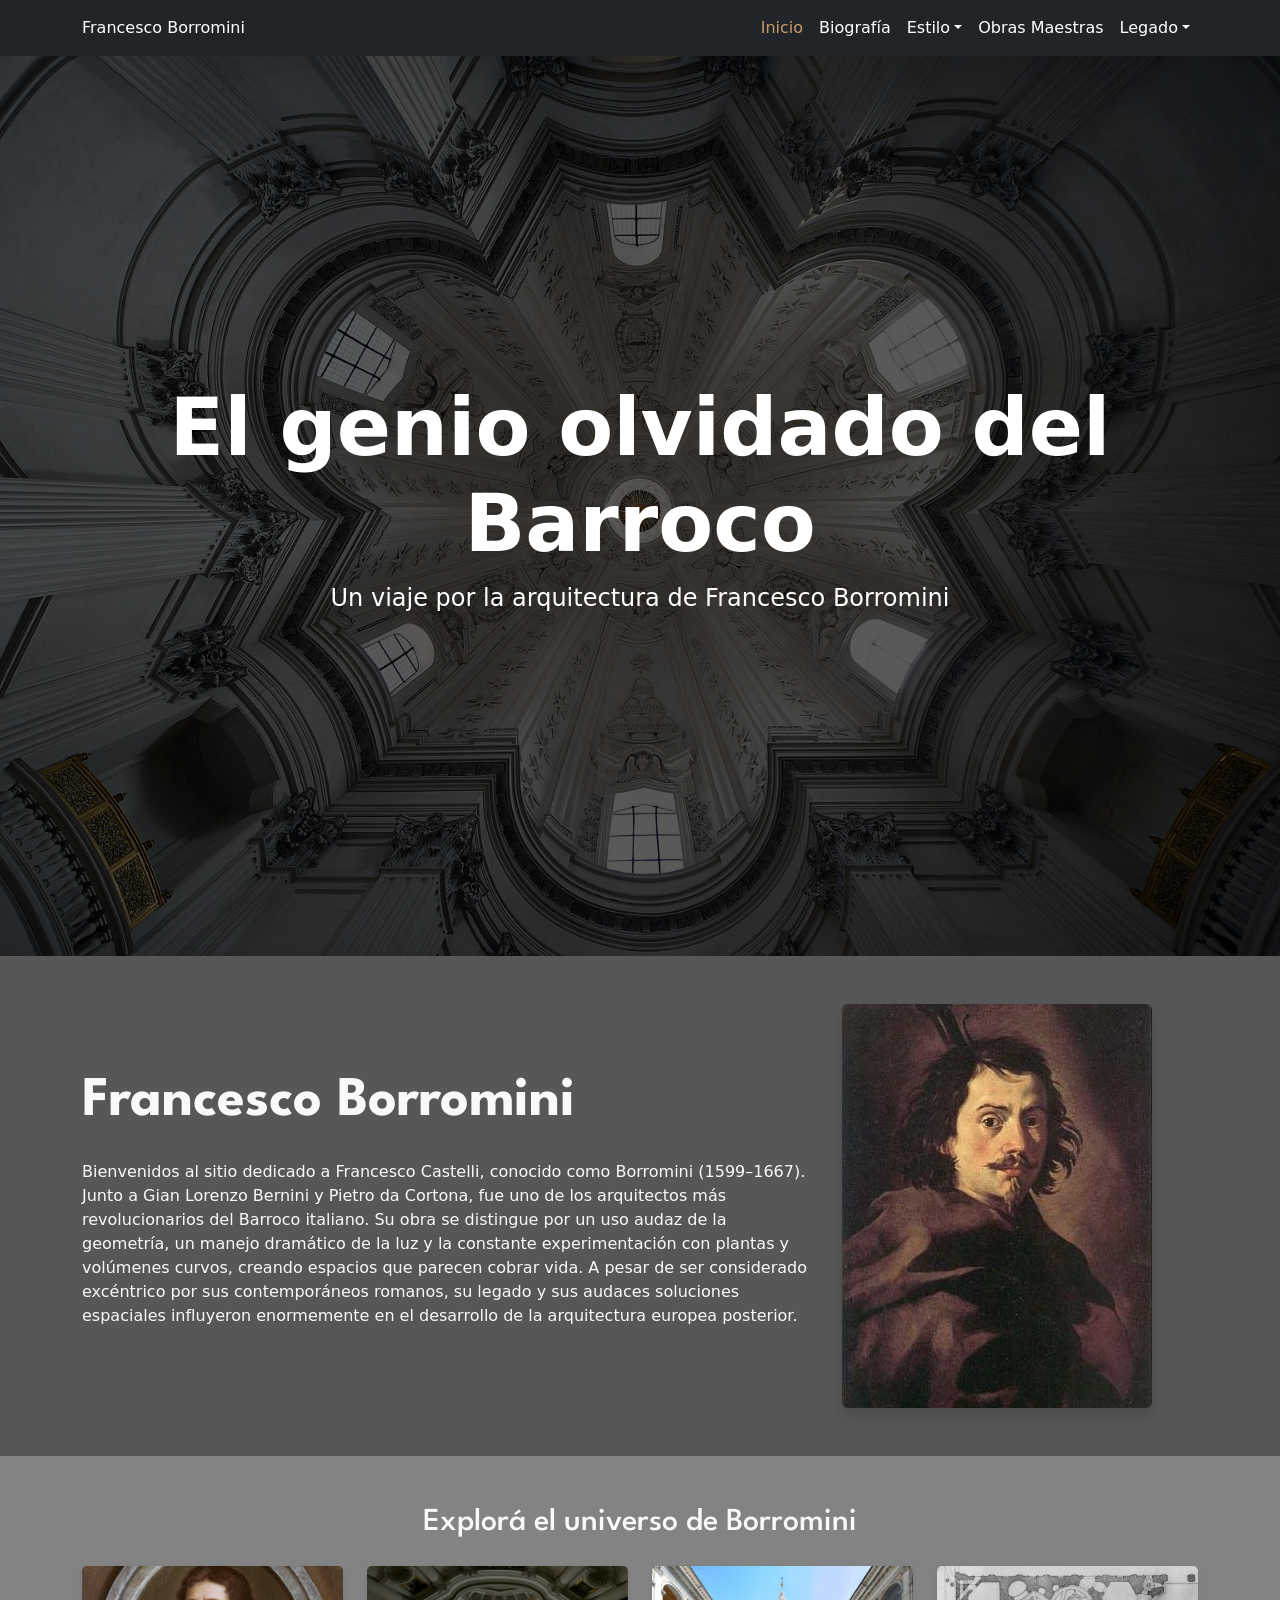
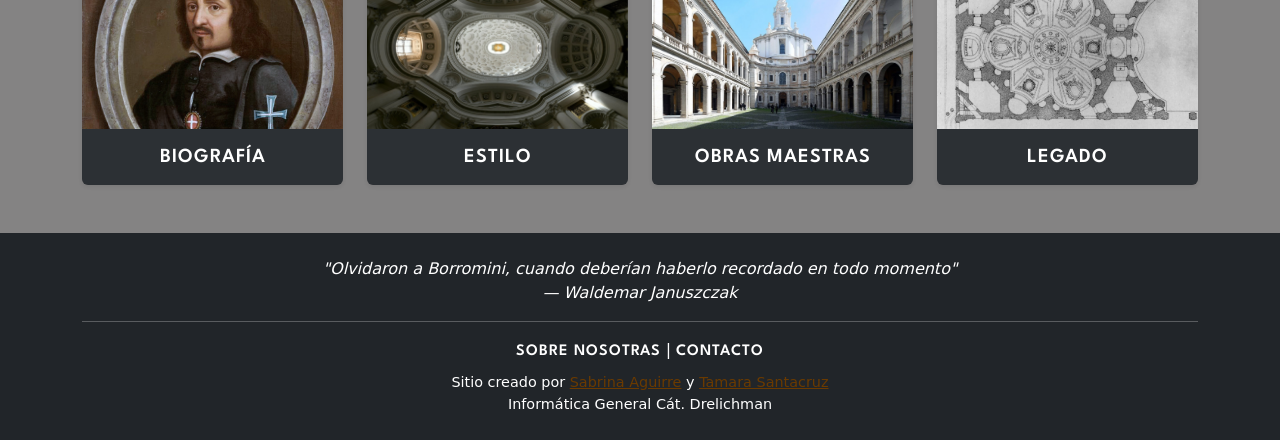
<file: index.html>
<!DOCTYPE html>
<html lang="es">
<head>
    <meta charset="UTF-8">
    <meta name="viewport" content="width=device-width, initial-scale=1.0">
    <title>Francesco Borromini</title>
    <link href="https://cdn.jsdelivr.net/npm/bootstrap@5.3.8/dist/css/bootstrap.min.css" rel="stylesheet" integrity="sha384-sRIl4kxILFvY47J16cr9ZwB07vP4J8+LH7qKQnuqkuIAvNWLzeN8tE5YBujZqJLB" crossorigin="anonymous">
    <link href="css/estilos.css" rel="stylesheet">
    <link rel="preconnect" href="https://fonts.googleapis.com">
    <link rel="preconnect" href="https://fonts.gstatic.com" crossorigin>
    <link href="https://fonts.googleapis.com/css2?family=Abel&family=Barlow:ital,wght@0,100;0,200;0,300;0,400;0,500;0,600;0,700;0,800;0,900;1,100;1,200;1,300;1,400;1,500;1,600;1,700;1,800;1,900&family=Bebas+Neue&family=Caprasimo&family=Glegoo:wght@400;700&family=Lavishly+Yours&family=League+Spartan:wght@100..900&family=Mulish:ital,wght@0,200..1000;1,200..1000&family=Special+Gothic+Expanded+One&family=Ubuntu:ital,wght@0,300;0,400;0,500;0,700;1,300;1,400;1,500;1,700&display=swap" rel="stylesheet">
</head>
<body>
    
    <header>
        <nav class="navbar navbar-expand-lg navbar-dark bg-dark">
            <div class="container"> 
                <a class="navbar-brand text-wrap text-break fs-6 fs-md-3" href="index.html">
                    Francesco Borromini
                </a>
                <button class="navbar-toggler" type="button" data-bs-toggle="collapse" data-bs-target="#navbarNav" aria-controls="navbarNav" aria-expanded="false" aria-label="Toggle navigation">
                    <span class="navbar-toggler-icon"></span>
                </button>

                <div class="collapse navbar-collapse" id="navbarNav">
                    <ul class="navbar-nav ms-auto">
                        <li class="nav-item"><a class="nav-link active" href="index.html">Inicio</a></li>

                        <li class="nav-item"><a class="nav-link" href="biografia.html">Biografía</a></li>

                        <li class="nav-item dropdown">
                            <a class="nav-link dropdown-toggle" href="#" id="estiloDropdown" role="button" data-bs-toggle="dropdown" aria-expanded="false">Estilo</a>
                            <ul class="dropdown-menu dropdown-menu-dark" aria-labelledby="estiloDropdown">
                                <li><a class="dropdown-item dropdown-item-special" href="estilo.html">Ver Estilo</a></li>
                                <li><hr class="dropdown-divider"></li>
                                <li><a class="dropdown-item" href="analisis.html">Análisis</a></li>
                            </ul>
                        </li>

                        <li class="nav-item"><a class="nav-link" href="obras.html">Obras Maestras</a></li>

                        <li class="nav-item dropdown">
                            <a class="nav-link dropdown-toggle" href="#" id="legadoDropdown" role="button" data-bs-toggle="dropdown" aria-expanded="false">Legado</a>
                            <ul class="dropdown-menu dropdown-menu-dark" aria-labelledby="legadoDropdown">
                                <li><a class="dropdown-item dropdown-item-special" href="legado.html">Ver Legado</a></li>
                                <li><hr class="dropdown-divider"></li>
                                <li><a class="dropdown-item" href="contexto.html">Contexto del Barroco</a></li>
                            </ul>
                        </li>

                    </ul>
                </div>
            </div>
        </nav>
    </header>

    <main>
        <section id="banner-borromini" class="d-flex align-items-center text-center text-white">
            <div class="container">
                <h1 class="display-1 fw-bold">El genio olvidado del Barroco</h1>
                <p class="lead fs-4">Un viaje por la arquitectura de Francesco Borromini</p>
            </div>
        </section>

        <div class="bg-gris-oscuro text-light py-4">
            <div class="container py-4">
                <section id="introduccion">
                    <div class="row align-items-center g-4">
                        <div class="col-md-8">
                            <h2 class="display-4 mb-4">Francesco Borromini</h2>
                            <p>Bienvenidos al sitio dedicado a Francesco Castelli, conocido como Borromini (1599–1667). Junto a Gian Lorenzo Bernini y Pietro da Cortona, fue uno de los arquitectos más revolucionarios del Barroco italiano. Su obra se distingue por un uso audaz de la geometría, un manejo dramático de la luz y la constante experimentación con plantas y volúmenes curvos, creando espacios que parecen cobrar vida. A pesar de ser considerado excéntrico por sus contemporáneos romanos, su legado y sus audaces soluciones espaciales influyeron enormemente en el desarrollo de la arquitectura europea posterior.</p>                        
                        </div>
                        <div class="col-md-4">
                            <img src="img/borromini.jpg" alt="Retrato de Borromini" class="img-fluid rounded shadow">
                        </div>
                    </div>
                </section>
            </div>
        </div>
        
        <div class="bg-gris-claro py-4">
            <div class="container py-4">
                <section id="destacados">
                    <h2 class="text-light text-center mb-4">Explorá el universo de Borromini</h2>
                    
                    <div class="row row-cols-1 row-cols-md-2 row-cols-lg-4 g-4">
                        
                        <div class="col">
                            <a href="biografia.html" class="card-link-hover text-decoration-none text-dark">
                                <div class="card h-100 shadow-sm border-0">
                                    <div class="card-img-container">
                                        <img src="img/biografia-1.jpg" class="card-img-top" alt="Retrato de Francesco Borromini">
                                        <div class="card-hover-overlay">
                                            <p class="overlay-text small p-3">
                                                Descubrí sus orígenes, su llegada a Roma y su compleja personalidad
                                            </p>
                                        </div>
                                    </div>
                                    <div class="card-body text-center">
                                        <h5 class="card-title mb-0">BIOGRAFÍA</h5>
                                    </div>
                                </div>
                            </a>
                        </div>
                        
                        <div class="col">
                             <a href="estilo.html" class="card-link-hover text-decoration-none text-dark">
                                <div class="card h-100 shadow-sm border-0">
                                    <div class="card-img-container">
                                        <img src="img/estilo-2.jpg" class="card-img-top" alt="Cúpula de San Carlo alle Quattro Fontane">
                                        <div class="card-hover-overlay">
                                            <p class="overlay-text small p-3">
                                                Aprendé sobre su uso de la luz, los materiales modestos y sus influencias
                                            </p>
                                        </div>
                                    </div>
                                    <div class="card-body text-center">
                                        <h5 class="card-title mb-0">ESTILO</h5>
                                    </div>
                                </div>
                            </a>
                        </div>

                        <div class="col">
                             <a href="obras.html" class="card-link-hover text-decoration-none text-dark">
                                <div class="card h-100 shadow-sm border-0">
                                    <div class="card-img-container">
                                        <img src="img/obras-3.jpg" class="card-img-top" alt="Sant'Ivo alla Sapienza">
                                        <div class="card-hover-overlay">
                                            <p class="overlay-text small p-3">
                                                Explorá la galería interactiva de sus creaciones más icónicas y revolucionarias
                                            </p>
                                        </div>
                                    </div>
                                    <div class="card-body text-center">
                                        <h5 class="card-title mb-0">OBRAS MAESTRAS</h5>
                                    </div>
                                </div>
                            </a>
                        </div>

                        <div class="col">
                             <a href="legado.html" class="card-link-hover text-decoration-none text-dark">
                                <div class="card h-100 shadow-sm border-0">
                                    <div class="card-img-container">
                                        <img src="img/legado-4.jpg" class="card-img-top" alt="Plano hecho por Borromini">
                                        <div class="card-hover-overlay">
                                            <p class="overlay-text small p-3">
                                                Sumergite en su rivalidad con Bernini, su teoría y su impacto en la arquitectura
                                            </p>
                                        </div>
                                    </div>
                                    <div class="card-body text-center">
                                        <h5 class="card-title mb-0">LEGADO</h5>
                                    </div>
                                </div>
                            </a>
                        </div>
                    </div>
                </section>
            </div>
        </div>

    </main>

    <footer class="bg-dark text-white text-center py-4">
        <div class="container">
            <div>
                <p class="fst-italic">
                    "Olvidaron a Borromini, cuando deberían haberlo recordado en todo momento"<br>
                    — Waldemar Januszczak
                </p>
            </div>
            <hr>
            
            <div>
                <p class="mb-2">
                    <a href="autoras.html" class="text-white text-decoration-none footer-nav-link">Sobre nosotras</a> | <a href="formulario.html" class="text-white text-decoration-none footer-nav-link">Contacto</a>
                </p>
            </div>

            <div>
                <p class="mb-0 footer-autoras">Sitio creado por
                    <a href="mailto:th.aguirre1226@gmail.com" target="_blank">Sabrina Aguirre</a> y 
                    <a href="mailto:santacruzmelany83@gmail.com" target="_blank">Tamara Santacruz</a>
                    <br>
                    Informática General Cát. Drelichman
                </p>
            </div>
        </div>
    </footer>

    <script src="https://cdn.jsdelivr.net/npm/bootstrap@5.3.8/dist/js/bootstrap.bundle.min.js" integrity="sha384-FKyoEForCGlyvwx9Hj09JcYn3nv7wiPVlz7YYwJrWVcXK/BmnVDxM+D2scQbITxI" crossorigin="anonymous"></script>

</body>
</html>
</file>
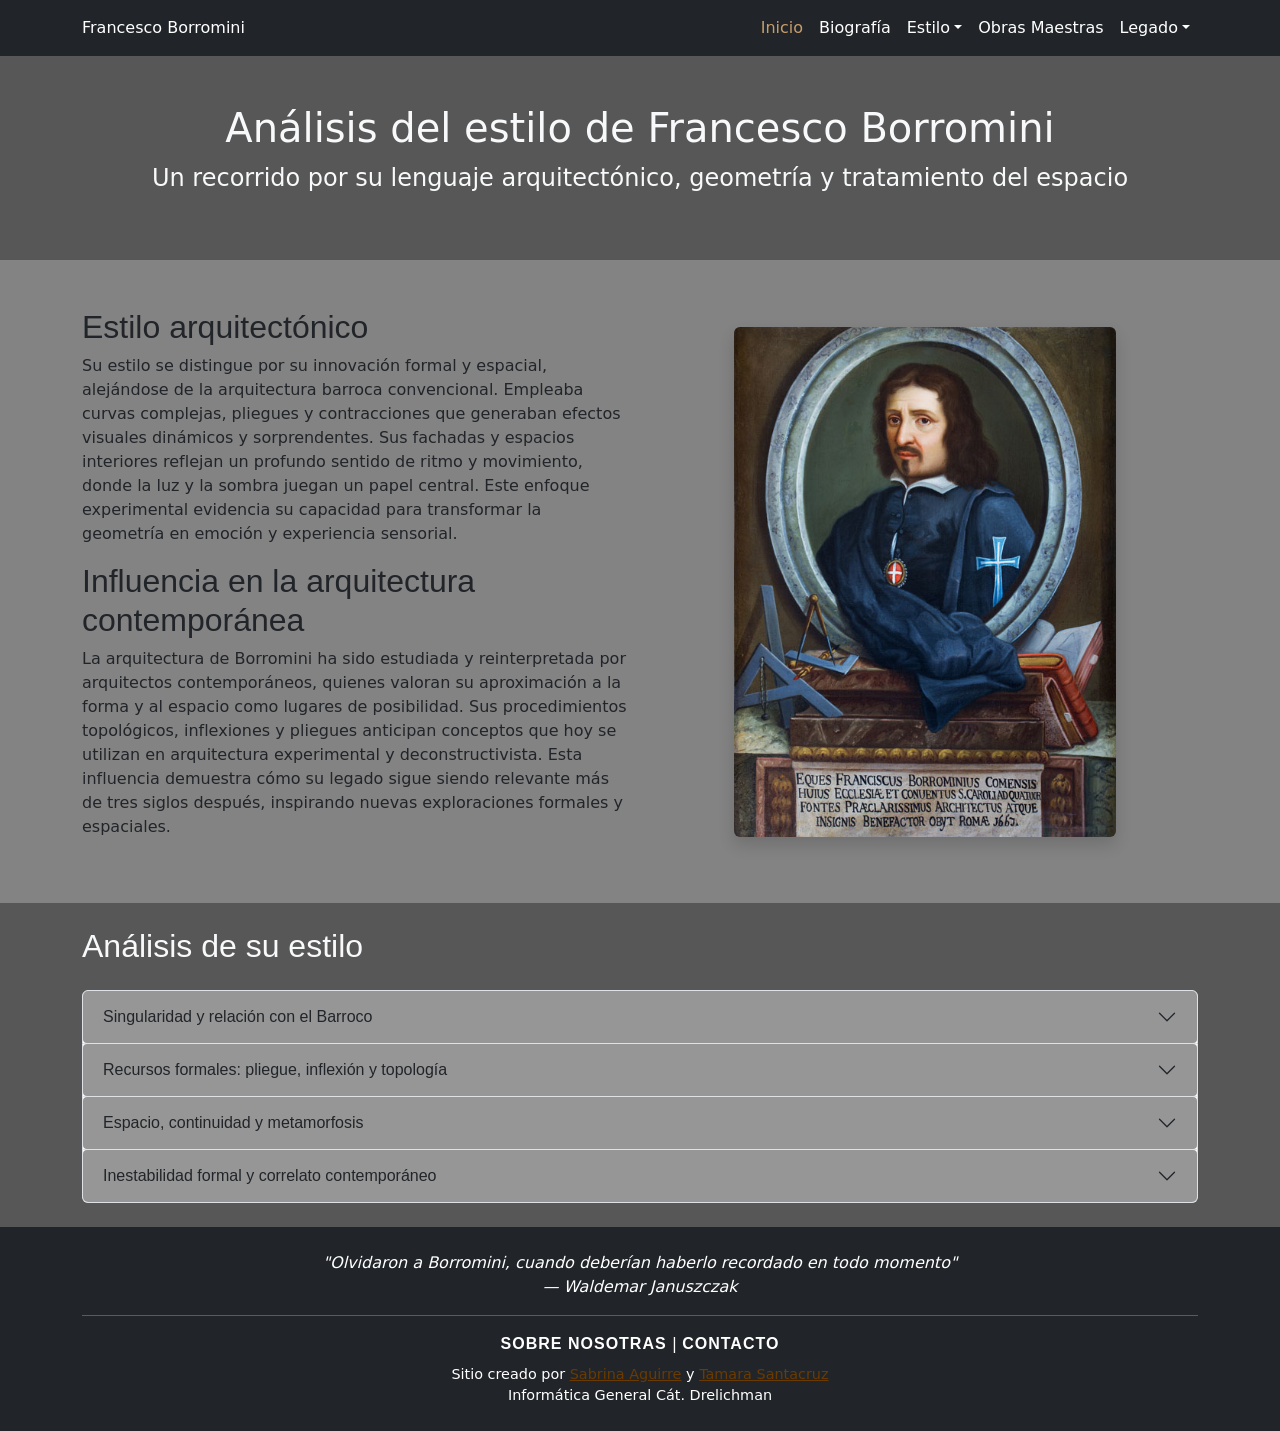
<file: analisis.html>
<!DOCTYPE html>
<html lang="es">
<head>
    <meta charset="UTF-8">
    <meta name="viewport" content="width=device-width, initial-scale=1.0">
    <title>Análisis de Borromini</title>
    <link href="https://cdn.jsdelivr.net/npm/bootstrap@5.3.8/dist/css/bootstrap.min.css" rel="stylesheet">
    <link href="css/estilos.css" rel="stylesheet">
</head>
<body>

<header>
        <nav class="navbar navbar-expand-lg navbar-dark bg-dark">
            <div class="container"> 
                <a class="navbar-brand text-wrap text-break fs-6 fs-md-3" href="index.html">
                    Francesco Borromini
                </a>
                <button class="navbar-toggler" type="button" data-bs-toggle="collapse" data-bs-target="#navbarNav" aria-controls="navbarNav" aria-expanded="false" aria-label="Toggle navigation">
                    <span class="navbar-toggler-icon"></span>
                </button>

                <div class="collapse navbar-collapse" id="navbarNav">
                    <ul class="navbar-nav ms-auto">
                        <li class="nav-item"><a class="nav-link active" href="index.html">Inicio</a></li>

                        <li class="nav-item"><a class="nav-link" href="biografia.html">Biografía</a></li>

                        <li class="nav-item dropdown">
                            <a class="nav-link dropdown-toggle" href="#" id="estiloDropdown" role="button" data-bs-toggle="dropdown" aria-expanded="false">Estilo</a>
                            <ul class="dropdown-menu dropdown-menu-dark" aria-labelledby="estiloDropdown">
                                <li><a class="dropdown-item dropdown-item-special" href="estilo.html">Ver Estilo</a></li>
                                <li><hr class="dropdown-divider"></li>
                                <li><a class="dropdown-item" href="analisis.html">Análisis</a></li>
                            </ul>
                        </li>

                        <li class="nav-item"><a class="nav-link" href="obras.html">Obras Maestras</a></li>

                        <li class="nav-item dropdown">
                            <a class="nav-link dropdown-toggle" href="#" id="legadoDropdown" role="button" data-bs-toggle="dropdown" aria-expanded="false">Legado</a>
                            <ul class="dropdown-menu dropdown-menu-dark" aria-labelledby="legadoDropdown">
                                <li><a class="dropdown-item dropdown-item-special" href="legado.html">Ver Legado</a></li>
                                <li><hr class="dropdown-divider"></li>
                                <li><a class="dropdown-item" href="contexto.html">Contexto del Barroco</a></li>
                            </ul>
                        </li>

                    </ul>
                </div>
            </div>
        </nav>
    </header>

    <main>
        <!-- Introducción -->
        <div class="bg-gris-oscuro text-light py-5">
            <div class="container text-center">
                <h1>Análisis del estilo de Francesco Borromini</h1>
                <p class="lead fs-4">Un recorrido por su lenguaje arquitectónico, geometría y tratamiento del espacio</p>
            </div>
        </div>

        <!-- Orígenes y formación -->
        <div class="bg-gris-claro text-dark py-5">
            <div class="container">
                <div class="row align-items-center g-4">
                    <div class="col-md-6">
                        <h2>Estilo arquitectónico</h2>
                        <p>Su estilo se distingue por su innovación formal y espacial, alejándose de la arquitectura barroca convencional. Empleaba curvas complejas, pliegues y contracciones que generaban efectos visuales dinámicos y sorprendentes. Sus fachadas y espacios interiores reflejan un profundo sentido de ritmo y movimiento, donde la luz y la sombra juegan un papel central. Este enfoque experimental evidencia su capacidad para transformar la geometría en emoción y experiencia sensorial.</p>

                        <h2>Influencia en la arquitectura contemporánea</h2>
                        <p>La arquitectura de Borromini ha sido estudiada y reinterpretada por arquitectos contemporáneos, quienes valoran su aproximación a la forma y al espacio como lugares de posibilidad. Sus procedimientos topológicos, inflexiones y pliegues anticipan conceptos que hoy se utilizan en arquitectura experimental y deconstructivista. Esta influencia demuestra cómo su legado sigue siendo relevante más de tres siglos después, inspirando nuevas exploraciones formales y espaciales.</p>
                    </div>

                    <div class="col-md-6">
                        <img src="img/borromini-retrato-espejo.jpg" alt="Retrato de Borromini frente a un espejo" class="img-fluid rounded shadow img-escala-estilo">
                    </div>
                </div>
            </div>
        </div>

        <!-- Análisis profundo en acordeones -->
        <div class="bg-gris-oscuro text-light py-4">
            <div class="container">
                <h2 class="mb-4">Análisis de su estilo</h2>

                <div class="accordion" id="acordeonAnalisis">
                    <div class="accordion-item">
                        <h2 class="accordion-header" id="headingUno">
                            <button class="accordion-button collapsed" type="button" data-bs-toggle="collapse" data-bs-target="#collapseUno" aria-expanded="false" aria-controls="collapseUno">
                                Singularidad y relación con el Barroco
                            </button>
                        </h2>
                        <div id="collapseUno" class="accordion-collapse collapse" aria-labelledby="headingUno" data-bs-parent="#acordeonAnalisis">
                            <div class="accordion-body">
                                El trabajo de Borromini es sin duda singular en relación con el resto de la arquitectura barroca romana de mediados del siglo XVII, pues se aleja en sus planteamientos de otras grandes figuras contemporáneas a él. Sin embargo, resulta ser especialmente relevante en relación con el sentido que adquieren algunas categorías formales en su arquitectura, que sorprendentemente, se dejan pensar de la misma manera que en muchas obras de arquitectura contemporánea.
                            </div>
                        </div>
                    </div>

                    <div class="accordion-item">
                        <h2 class="accordion-header" id="headingDos">
                            <button class="accordion-button collapsed" type="button" data-bs-toggle="collapse" data-bs-target="#collapseDos" aria-expanded="false" aria-controls="collapseDos">
                                Recursos formales: pliegue, inflexión y topología
                            </button>
                        </h2>
                        <div id="collapseDos" class="accordion-collapse collapse" aria-labelledby="headingDos" data-bs-parent="#acordeonAnalisis">
                            <div class="accordion-body">
                                A través del uso del pliegue, la inflexión, lo topológico o lo in-forme, descubrimos en la arquitectura de Borromini una cierta negación a determinarse en una apariencia formal concreta. Los principios que rigen la forma, es decir, su estatuto, comparten un mismo sentido con muchas obras de arquitectura contemporánea, extendiendo el modo de comprensión del espacio a nuevas maneras de exploración de la forma.
                            </div>
                        </div>
                    </div>

                    <div class="accordion-item">
                        <h2 class="accordion-header" id="headingTres">
                            <button class="accordion-button collapsed" type="button" data-bs-toggle="collapse" data-bs-target="#collapseTres" aria-expanded="false" aria-controls="collapseTres">
                                Espacio, continuidad y metamorfosis
                            </button>
                        </h2>
                        <div id="collapseTres" class="accordion-collapse collapse" aria-labelledby="headingTres" data-bs-parent="#acordeonAnalisis">
                            <div class="accordion-body">
                                Estos rasgos característicos apuntan a una comprensión del espacio como lugar de posibilidad; el uso de inflexión, expresión de continuidad, procedimiento metamórfico, enmascaramiento de lo tectónico y el estatuto de la envolvente como lugar privilegiado de expresión. Señalan no tanto a la forma completada, como al lugar-espacio donde esta se determina.
                            </div>
                        </div>
                    </div>

                    <div class="accordion-item">
                        <h2 class="accordion-header" id="headingCuatro">
                            <button class="accordion-button collapsed" type="button" data-bs-toggle="collapse" data-bs-target="#collapseCuatro" aria-expanded="false" aria-controls="collapseCuatro">
                                Inestabilidad formal y correlato contemporáneo
                            </button>
                        </h2>
                        <div id="collapseCuatro" class="accordion-collapse collapse" aria-labelledby="headingCuatro" data-bs-parent="#acordeonAnalisis">
                            <div class="accordion-body">
                                El estatuto o régimen de la forma no evidencia una forma acabada y determinada en plenitud, sino una cierta inestabilidad en su expresión, configuración, estructura y límites. Esta reflexión tiene su correlato en arquitectura contemporánea y permite comprender cómo la obra de Borromini sigue siendo una referencia para el análisis actual del espacio y la forma.
                            </div>
                        </div>
                    </div>

                </div> <!-- Fin acordeón -->

            </div>
        </div>

    </main>

    <footer class="bg-dark text-white text-center py-4">
        <div class="container">
            <div>
                <p class="fst-italic">
                    "Olvidaron a Borromini, cuando deberían haberlo recordado en todo momento"<br>
                    — Waldemar Januszczak
                </p>
            </div>
            <hr>
            
            <div>
                <p class="mb-2">
                    <a href="autoras.html" class="text-white text-decoration-none footer-nav-link">Sobre nosotras</a> | <a href="formulario.html" class="text-white text-decoration-none footer-nav-link">Contacto</a>
                </p>
            </div>

            <div>
                <p class="mb-0 footer-autoras">Sitio creado por
                    <a href="mailto:th.aguirre1226@gmail.com" target="_blank">Sabrina Aguirre</a> y 
                    <a href="mailto:santacruzmelany83@gmail.com" target="_blank">Tamara Santacruz</a>
                    <br>
                    Informática General Cát. Drelichman
                </p>
            </div>
        </div>
    </footer>

<script src="https://cdn.jsdelivr.net/npm/bootstrap@5.3.8/dist/js/bootstrap.bundle.min.js"></script>
<script src="js/analisis.js"></script>
</body>
</html>
</file>
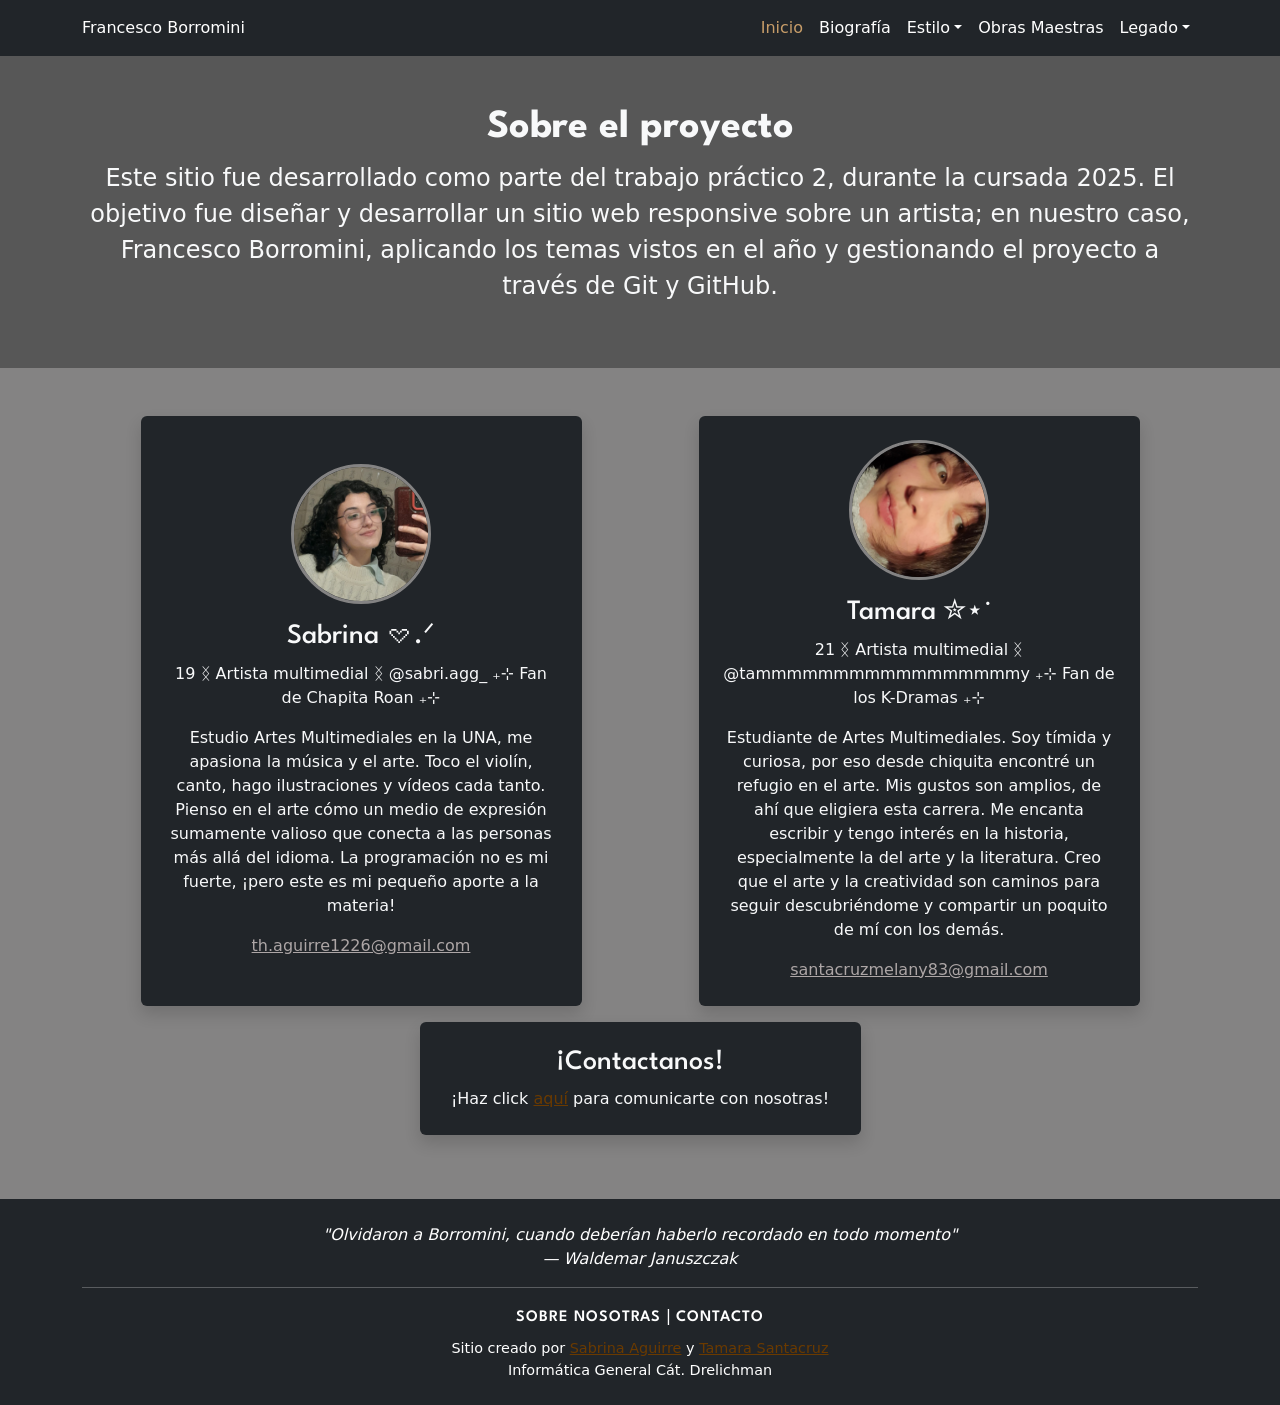
<file: autoras.html>
<!DOCTYPE html>
<html lang="es">
<head>
    <meta charset="UTF-8">
    <meta name="viewport" content="width=device-width, initial-scale=1.0">
    <title>Autoras</title>
    <link href="https://cdn.jsdelivr.net/npm/bootstrap@5.3.8/dist/css/bootstrap.min.css" rel="stylesheet" integrity="sha384-sRIl4kxILFvY47J16cr9ZwB07vP4J8+LH7qKQnuqkuIAvNWLzeN8tE5YBujZqJLB" crossorigin="anonymous">
    <link href="css/estilos.css" rel="stylesheet">
    <link rel="preconnect" href="https://fonts.googleapis.com">
    <link rel="preconnect" href="https://fonts.gstatic.com" crossorigin>
    <link href="https://fonts.googleapis.com/css2?family=Abel&family=Barlow:ital,wght@0,100;0,200;0,300;0,400;0,500;0,600;0,700;0,800;0,900;1,100;1,200;1,300;1,400;1,500;1,600;1,700;1,800;1,900&family=Bebas+Neue&family=Caprasimo&family=Glegoo:wght@400;700&family=Lavishly+Yours&family=League+Spartan:wght@100..900&family=Mulish:ital,wght@0,200..1000;1,200..1000&family=Special+Gothic+Expanded+One&family=Ubuntu:ital,wght@0,300;0,400;0,500;0,700;1,300;1,400;1,500;1,700&display=swap" rel="stylesheet">
</head>
<body>
    
<header>
        <nav class="navbar navbar-expand-lg navbar-dark bg-dark">
            <div class="container"> 
                <a class="navbar-brand text-wrap text-break fs-6 fs-md-3" href="index.html">
                    Francesco Borromini
                </a>
                <button class="navbar-toggler" type="button" data-bs-toggle="collapse" data-bs-target="#navbarNav" aria-controls="navbarNav" aria-expanded="false" aria-label="Toggle navigation">
                    <span class="navbar-toggler-icon"></span>
                </button>

                <div class="collapse navbar-collapse" id="navbarNav">
                    <ul class="navbar-nav ms-auto">
                        <li class="nav-item"><a class="nav-link active" href="index.html">Inicio</a></li>

                        <li class="nav-item"><a class="nav-link" href="biografia.html">Biografía</a></li>

                        <li class="nav-item dropdown">
                            <a class="nav-link dropdown-toggle" href="#" id="estiloDropdown" role="button" data-bs-toggle="dropdown" aria-expanded="false">Estilo</a>
                            <ul class="dropdown-menu dropdown-menu-dark" aria-labelledby="estiloDropdown">
                                <li><a class="dropdown-item dropdown-item-special" href="estilo.html">Ver Estilo</a></li>
                                <li><hr class="dropdown-divider"></li>
                                <li><a class="dropdown-item" href="analisis.html">Análisis</a></li>
                            </ul>
                        </li>

                        <li class="nav-item"><a class="nav-link" href="obras.html">Obras Maestras</a></li>

                        <li class="nav-item dropdown">
                            <a class="nav-link dropdown-toggle" href="#" id="legadoDropdown" role="button" data-bs-toggle="dropdown" aria-expanded="false">Legado</a>
                            <ul class="dropdown-menu dropdown-menu-dark" aria-labelledby="legadoDropdown">
                                <li><a class="dropdown-item dropdown-item-special" href="legado.html">Ver Legado</a></li>
                                <li><hr class="dropdown-divider"></li>
                                <li><a class="dropdown-item" href="contexto.html">Contexto del Barroco</a></li>
                            </ul>
                        </li>

                    </ul>
                </div>
            </div>
        </nav>
    </header>

    <main>
        <div class="bg-gris-oscuro text-light py-5">
            <div class="container text-center">
                <section id="titulo-centrado">
                    <h1>Sobre el proyecto</h1>
                    <p class="lead fs-4">Este sitio fue desarrollado como parte del trabajo práctico 2, durante la cursada 2025. El objetivo fue diseñar y desarrollar un sitio web responsive sobre un artista; en nuestro caso, Francesco Borromini, aplicando los temas vistos en el año y gestionando el proyecto a través de Git y GitHub.</p>
                </section>
            </div>
        </div>

        <div class="bg-gris-claro py-5">
            <div class="container">
                <section id="info-autoras">
                    <div class="container">
        <div class="row justify-content-around text-center flex-wrap d-flex align-items-stretch">

            <!-- Sabrina -->
            <div class="col-12 col-md-5 mb-3 d-flex">
                <div class="bg-dark text-light p-3 p-md-4 rounded shadow flex-fill d-flex flex-column justify-content-center align-items-center">
                    <img class="pfp mb-3" src="img/sabri-pfp.jpg" alt="foto de perfil">
                    <h3>Sabrina 𖹭.ᐟ</h3>
                    <p>19 ᛝ Artista multimedial ᛝ @sabri.agg_ ₊⊹ Fan de Chapita Roan ₊⊹</p>
                    <p>Estudio Artes Multimediales en la UNA, me apasiona la música y el arte. Toco el violín, canto, hago ilustraciones y vídeos cada tanto. Pienso en el arte cómo un medio de expresión sumamente valioso que conecta a las personas más allá del idioma. La programación no es mi fuerte, ¡pero este es mi pequeño aporte a la materia!</p>
                    <a href="mailto:th.aguirre1226@gmail.com" target="_blank" class="mail-autora">th.aguirre1226@gmail.com</a>
                </div>
            </div>

            <!-- Tamara -->
            <div class="col-12 col-md-5 mb-3 d-flex">
                <div class="bg-dark text-light p-3 p-md-4 rounded shadow flex-fill d-flex flex-column justify-content-center align-items-center">
                    <img class="pfp mb-3" src="img/tamara-pfp.jpg" alt="foto de perfil">
                    <h3>Tamara ✮⋆˙</h3>
                    <p class="text-break">21 ᛝ Artista multimedial ᛝ @tammmmmmmmmmmmmmmmmy ₊⊹ Fan de los K-Dramas ₊⊹</p>
                    <p>Estudiante de Artes Multimediales. Soy tímida y curiosa, por eso desde chiquita encontré un refugio en el arte. Mis gustos son amplios, de ahí que eligiera esta carrera. Me encanta escribir y tengo interés en la historia, especialmente la del arte y la literatura. Creo que el arte y la creatividad son caminos para seguir descubriéndome y compartir un poquito de mí con los demás.</p>
                    <a href="mailto:santacruzmelany83@gmail.com" target="_blank" class="mail-autora">santacruzmelany83@gmail.com</a>
                </div>
            </div>

            <!-- Contactanos -->
            <div class="col-12 col-md-5 mb-3 d-flex">
                <div class="bg-dark text-light p-3 p-md-4 rounded shadow flex-fill d-flex flex-column justify-content-center align-items-center">
                    <h3>¡Contactanos!</h3>
                    <p class="mb-0">¡Haz click <a href="formulario.html">aquí</a> para comunicarte con nosotras!</p>
                </div>
            </div>

        </div>
    </div>


                </section>
            </div>
        </div>
    </main>

<footer class="bg-dark text-white text-center py-4">
        <div class="container">
            <div>
                <p class="fst-italic">
                    "Olvidaron a Borromini, cuando deberían haberlo recordado en todo momento"<br>
                    — Waldemar Januszczak
                </p>
            </div>
            <hr>
            
            <div>
                <p class="mb-2">
                    <a href="autoras.html" class="text-white text-decoration-none footer-nav-link">Sobre nosotras</a> | <a href="formulario.html" class="text-white text-decoration-none footer-nav-link">Contacto</a>
                </p>
            </div>

            <div>
                <p class="mb-0 footer-autoras">Sitio creado por
                    <a href="mailto:th.aguirre1226@gmail.com" target="_blank">Sabrina Aguirre</a> y 
                    <a href="mailto:santacruzmelany83@gmail.com" target="_blank">Tamara Santacruz</a>
                    <br>
                    Informática General Cát. Drelichman
                </p>
            </div>
        </div>
    </footer>

    <script src="https://cdn.jsdelivr.net/npm/bootstrap@5.3.8/dist/js/bootstrap.bundle.min.js" integrity="sha384-FKyoEForCGlyvwx9Hj09JcYn3nv7wiPVlz7YYwJrWVcXK/BmnVDxM+D2scQbITxI" crossorigin="anonymous"></script>

</body>
</html>
</file>
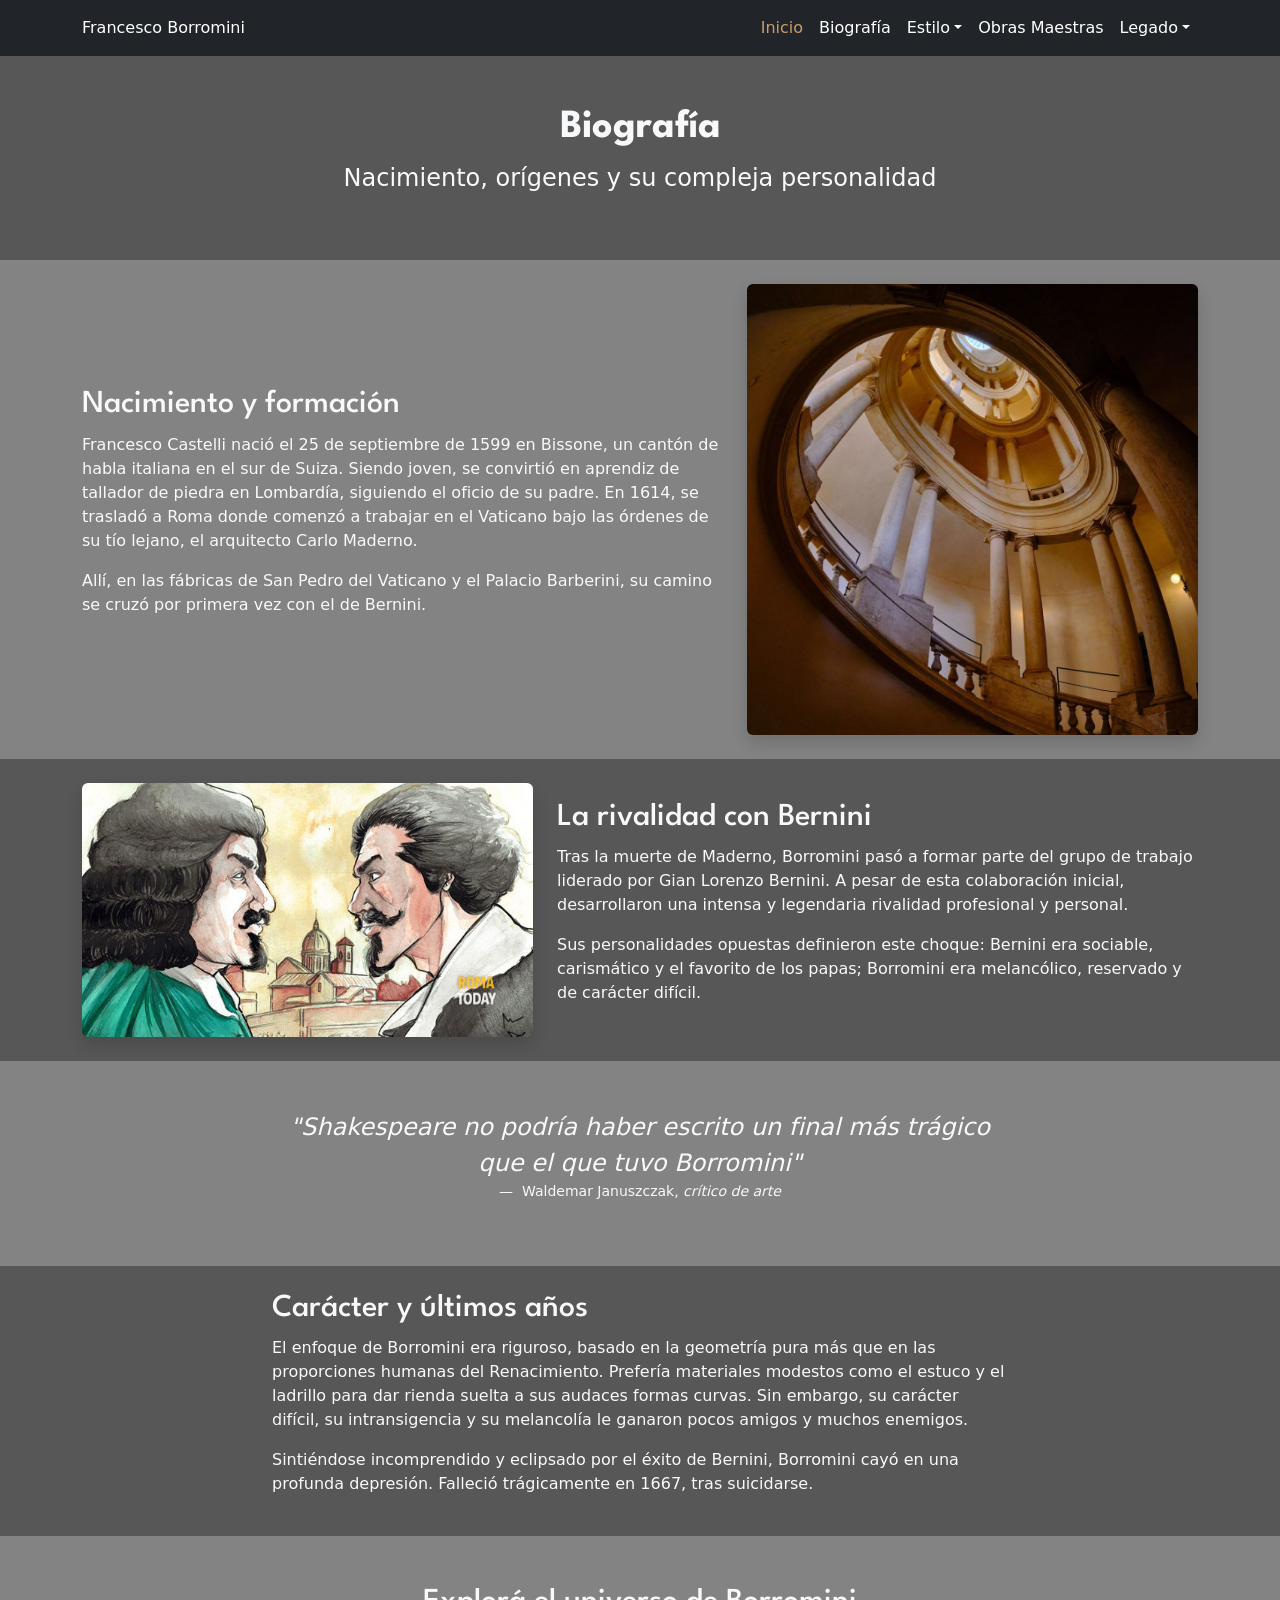
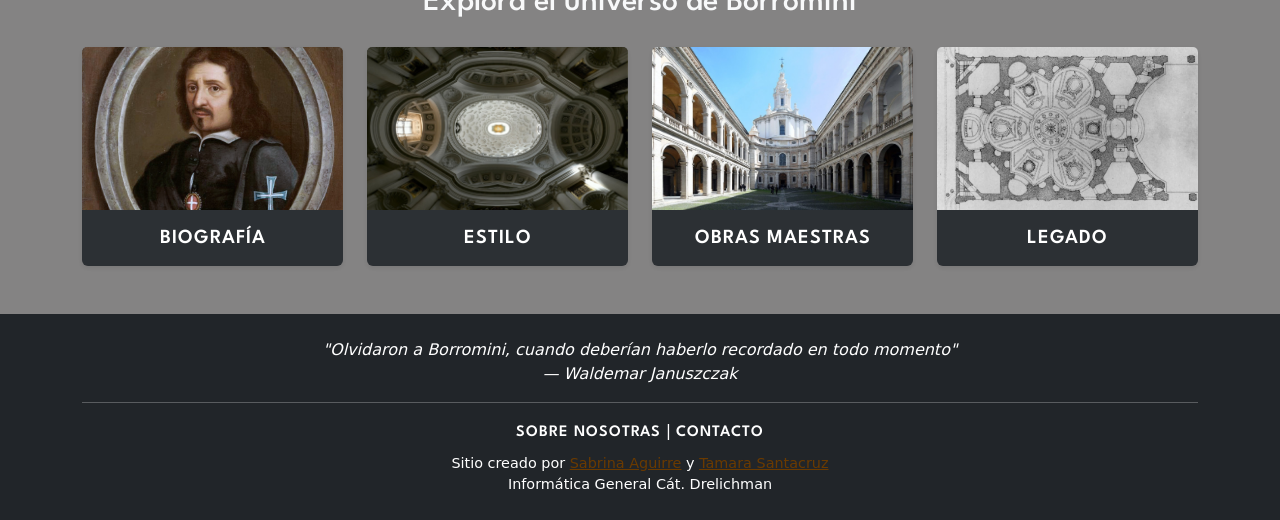
<file: biografia.html>
<!DOCTYPE html>
<html lang="es">
<head>
    <meta charset="UTF-8">
    <meta name="viewport" content="width=device-width, initial-scale=1.0">
    <title>Biografía</title>
    <link href="https://cdn.jsdelivr.net/npm/bootstrap@5.3.8/dist/css/bootstrap.min.css" rel="stylesheet" integrity="sha384-sRIl4kxILFvY47J16cr9ZwB07vP4J8+LH7qKQnuqkuIAvNWLzeN8tE5YBujZqJLB" crossorigin="anonymous">
    <link href="css/estilos.css" rel="stylesheet">
    <link rel="preconnect" href="https://fonts.googleapis.com">
    <link rel="preconnect" href="https://fonts.gstatic.com" crossorigin>
    <link href="https://fonts.googleapis.com/css2?family=Abel&family=Barlow:ital,wght@0,100;0,200;0,300;0,400;0,500;0,600;0,700;0,800;0,900;1,100;1,200;1,300;1,400;1,500;1,600;1,700;1,800;1,900&family=Bebas+Neue&family=Caprasimo&family=Glegoo:wght@400;700&family=Lavishly+Yours&family=League+Spartan:wght@100..900&family=Mulish:ital,wght@0,200..1000;1,200..1000&family=Special+Gothic+Expanded+One&family=Ubuntu:ital,wght@0,300;0,400;0,500;0,700;1,300;1,400;1,500;1,700&display=swap" rel="stylesheet">
</head>
<body>
    
    <header>
        <nav class="navbar navbar-expand-lg navbar-dark bg-dark">
            <div class="container"> 
                <a class="navbar-brand text-wrap text-break fs-6 fs-md-3" href="index.html">
                    Francesco Borromini
                </a>
                <button class="navbar-toggler" type="button" data-bs-toggle="collapse" data-bs-target="#navbarNav" aria-controls="navbarNav" aria-expanded="false" aria-label="Toggle navigation">
                    <span class="navbar-toggler-icon"></span>
                </button>

                <div class="collapse navbar-collapse" id="navbarNav">
                    <ul class="navbar-nav ms-auto">
                        <li class="nav-item"><a class="nav-link active" href="index.html">Inicio</a></li>

                        <li class="nav-item"><a class="nav-link" href="biografia.html">Biografía</a></li>

                        <li class="nav-item dropdown">
                            <a class="nav-link dropdown-toggle" href="#" id="estiloDropdown" role="button" data-bs-toggle="dropdown" aria-expanded="false">Estilo</a>
                            <ul class="dropdown-menu dropdown-menu-dark" aria-labelledby="estiloDropdown">
                                <li><a class="dropdown-item dropdown-item-special" href="estilo.html">Ver Estilo</a></li>
                                <li><hr class="dropdown-divider"></li>
                                <li><a class="dropdown-item" href="analisis.html">Análisis</a></li>
                            </ul>
                        </li>

                        <li class="nav-item"><a class="nav-link" href="obras.html">Obras Maestras</a></li>

                        <li class="nav-item dropdown">
                            <a class="nav-link dropdown-toggle" href="#" id="legadoDropdown" role="button" data-bs-toggle="dropdown" aria-expanded="false">Legado</a>
                            <ul class="dropdown-menu dropdown-menu-dark" aria-labelledby="legadoDropdown">
                                <li><a class="dropdown-item dropdown-item-special" href="legado.html">Ver Legado</a></li>
                                <li><hr class="dropdown-divider"></li>
                                <li><a class="dropdown-item" href="contexto.html">Contexto del Barroco</a></li>
                            </ul>
                        </li>

                    </ul>
                </div>
            </div>
        </nav>
    </header>
    
    <main>
        <div class="bg-gris-oscuro text-light py-5">
            <div class="container text-center">
                <section id="titulo-centrado">
                    <h1>Biografía</h1>
                    <p class="lead fs-4">Nacimiento, orígenes y su compleja personalidad</p>
                </section>
            </div>
        </div>

        <div class="bg-gris-claro text-light py-4">
            <div class="container">
                <section id="origenes">
                    <div class="row align-items-center g-4">
                        <div class="col-md-7">
                            <h2>Nacimiento y formación</h2>
                            <p>Francesco Castelli nació el 25 de septiembre de 1599 en Bissone, un cantón de habla italiana en el sur de Suiza. Siendo joven, se convirtió en aprendiz de tallador de piedra en Lombardía, siguiendo el oficio de su padre. En 1614, se trasladó a Roma donde comenzó a trabajar en el Vaticano bajo las órdenes de su tío lejano, el arquitecto Carlo Maderno.</p>
                            <p>Allí, en las fábricas de San Pedro del Vaticano y el Palacio Barberini, su camino se cruzó por primera vez con el de Bernini.</p>
                        </div>
                        <div class="col-md-5">
                            <img src="img/escaleras-palacio-barberini.jpg" alt="Escalera del Palacio Barberini" class="img-fluid rounded shadow">
                        </div>
                    </div>
                </section>
            </div>
        </div>

        <div class="bg-gris-oscuro text-light py-4">
            <div class="container">
                <section id="rivalidad">
                    <div class="row align-items-center g-4">
                        <div class="col-md-5">
                            <img src="img/borromini-bernini.jpg" alt="Gian Lorenzo Bernini y Francesco Borromini" class="img-fluid rounded shadow">
                        </div>
                        <div class="col-md-7">
                            <h2>La rivalidad con Bernini</h2>
                            <p>Tras la muerte de Maderno, Borromini pasó a formar parte del grupo de trabajo liderado por Gian Lorenzo Bernini. A pesar de esta colaboración inicial, desarrollaron una intensa y legendaria rivalidad profesional y personal.</p>
                            <p>Sus personalidades opuestas definieron este choque: Bernini era sociable, carismático y el favorito de los papas; Borromini era melancólico, reservado y de carácter difícil.</p>
                        </div>
                    </div>
                </section>
            </div>
        </div>

        <div class="bg-gris-claro text-light py-5">
            <div class="container">
                <div id="cita">
                    <div class="row">
                        <div class="col-md-8 offset-md-2 text-center">
                            <figure>
                                <blockquote class="blockquote fs-4">
                                    <p class="fst-italic">"Shakespeare no podría haber escrito un final más trágico que el que tuvo Borromini"</p>
                                </blockquote>
                                <figcaption class="blockquote-footer text-light">
                                    Waldemar Januszczak, <cite>crítico de arte</cite>
                                </figcaption>
                            </figure>
                        </div>
                    </div>
                </div>
            </div>
        </div>

        <div class="bg-gris-oscuro text-light py-4">
            <div class="container">
                <section id="final">
                    <div class="row">
                        <div class="col-md-8 offset-md-2">
                            <h2>Carácter y últimos años</h2>
                            <p>El enfoque de Borromini era riguroso, basado en la geometría pura más que en las proporciones humanas del Renacimiento. Prefería materiales modestos como el estuco y el ladrillo para dar rienda suelta a sus audaces formas curvas. Sin embargo, su carácter difícil, su intransigencia y su melancolía le ganaron pocos amigos y muchos enemigos.</p>
                            <p>Sintiéndose incomprendido y eclipsado por el éxito de Bernini, Borromini cayó en una profunda depresión. Falleció trágicamente en 1667, tras suicidarse.</p>
                        </div>
                    </div>
                </section>
            </div>
        </div>

        <div class="bg-gris-claro py-4">
            <div class="container py-4">
                <section id="destacados">
                    <h2 class="text-light text-center mb-4">Explorá el universo de Borromini</h2>
                    
                    <div class="row row-cols-1 row-cols-md-2 row-cols-lg-4 g-4">
                        
                        <div class="col">
                            <a href="biografia.html" class="card-link-hover text-decoration-none text-dark">
                                <div class="card h-100 shadow-sm border-0">
                                    <div class="card-img-container">
                                        <img src="img/biografia-1.jpg" class="card-img-top" alt="Retrato de Francesco Borromini">
                                        <div class="card-hover-overlay">
                                            <p class="overlay-text small p-3">
                                                Descubrí sus orígenes, su llegada a Roma y su compleja personalidad
                                            </p>
                                        </div>
                                    </div>
                                    <div class="card-body text-center">
                                        <h5 class="card-title mb-0">BIOGRAFÍA</h5>
                                    </div>
                                </div>
                            </a>
                        </div>
                        
                        <div class="col">
                             <a href="estilo.html" class="card-link-hover text-decoration-none text-dark">
                                <div class="card h-100 shadow-sm border-0">
                                    <div class="card-img-container">
                                        <img src="img/estilo-2.jpg" class="card-img-top" alt="Cúpula de San Carlo alle Quattro Fontane">
                                        <div class="card-hover-overlay">
                                            <p class="overlay-text small p-3">
                                                Aprendé sobre su uso de la luz, los materiales modestos y sus influencias
                                            </p>
                                        </div>
                                    </div>
                                    <div class="card-body text-center">
                                        <h5 class="card-title mb-0">ESTILO</h5>
                                    </div>
                                </div>
                            </a>
                        </div>

                        <div class="col">
                             <a href="obras.html" class="card-link-hover text-decoration-none text-dark">
                                <div class="card h-100 shadow-sm border-0">
                                    <div class="card-img-container">
                                        <img src="img/obras-3.jpg" class="card-img-top" alt="Sant'Ivo alla Sapienza">
                                        <div class="card-hover-overlay">
                                            <p class="overlay-text small p-3">
                                                Explorá la galería interactiva de sus creaciones más icónicas y revolucionarias
                                            </p>
                                        </div>
                                    </div>
                                    <div class="card-body text-center">
                                        <h5 class="card-title mb-0">OBRAS MAESTRAS</h5>
                                    </div>
                                </div>
                            </a>
                        </div>

                        <div class="col">
                             <a href="legado.html" class="card-link-hover text-decoration-none text-dark">
                                <div class="card h-100 shadow-sm border-0">
                                    <div class="card-img-container">
                                        <img src="img/legado-4.jpg" class="card-img-top" alt="Plano hecho por Borromini">
                                        <div class="card-hover-overlay">
                                            <p class="overlay-text small p-3">
                                                Sumergite en su rivalidad con Bernini, su teoría y su impacto en la arquitectura
                                            </p>
                                        </div>
                                    </div>
                                    <div class="card-body text-center">
                                        <h5 class="card-title mb-0">LEGADO</h5>
                                    </div>
                                </div>
                            </a>
                        </div>
                    </div>
                </section>
            </div>
        </div>

    </main>

    <footer class="bg-dark text-white text-center py-4">
        <div class="container">
            <div>
                <p class="fst-italic">
                    "Olvidaron a Borromini, cuando deberían haberlo recordado en todo momento"<br>
                    — Waldemar Januszczak
                </p>
            </div>
            <hr>
            
            <div>
                <p class="mb-2">
                    <a href="autoras.html" class="text-white text-decoration-none footer-nav-link">Sobre nosotras</a> | <a href="formulario.html" class="text-white text-decoration-none footer-nav-link">Contacto</a>
                </p>
            </div>

            <div>
                <p class="mb-0 footer-autoras">Sitio creado por
                    <a href="mailto:th.aguirre1226@gmail.com" target="_blank">Sabrina Aguirre</a> y 
                    <a href="mailto:santacruzmelany83@gmail.com" target="_blank">Tamara Santacruz</a>
                    <br>
                    Informática General Cát. Drelichman
                </p>
            </div>
        </div>
    </footer>

    <script src="https://cdn.jsdelivr.net/npm/bootstrap@5.3.8/dist/js/bootstrap.bundle.min.js" integrity="sha384-FKyoEForCGlyvwx9Hj09JcYn3nv7wiPVlz7YYwJrWVcXK/BmnVDxM+D2scQbITxI" crossorigin="anonymous"></script>

</body>
</html>
</file>
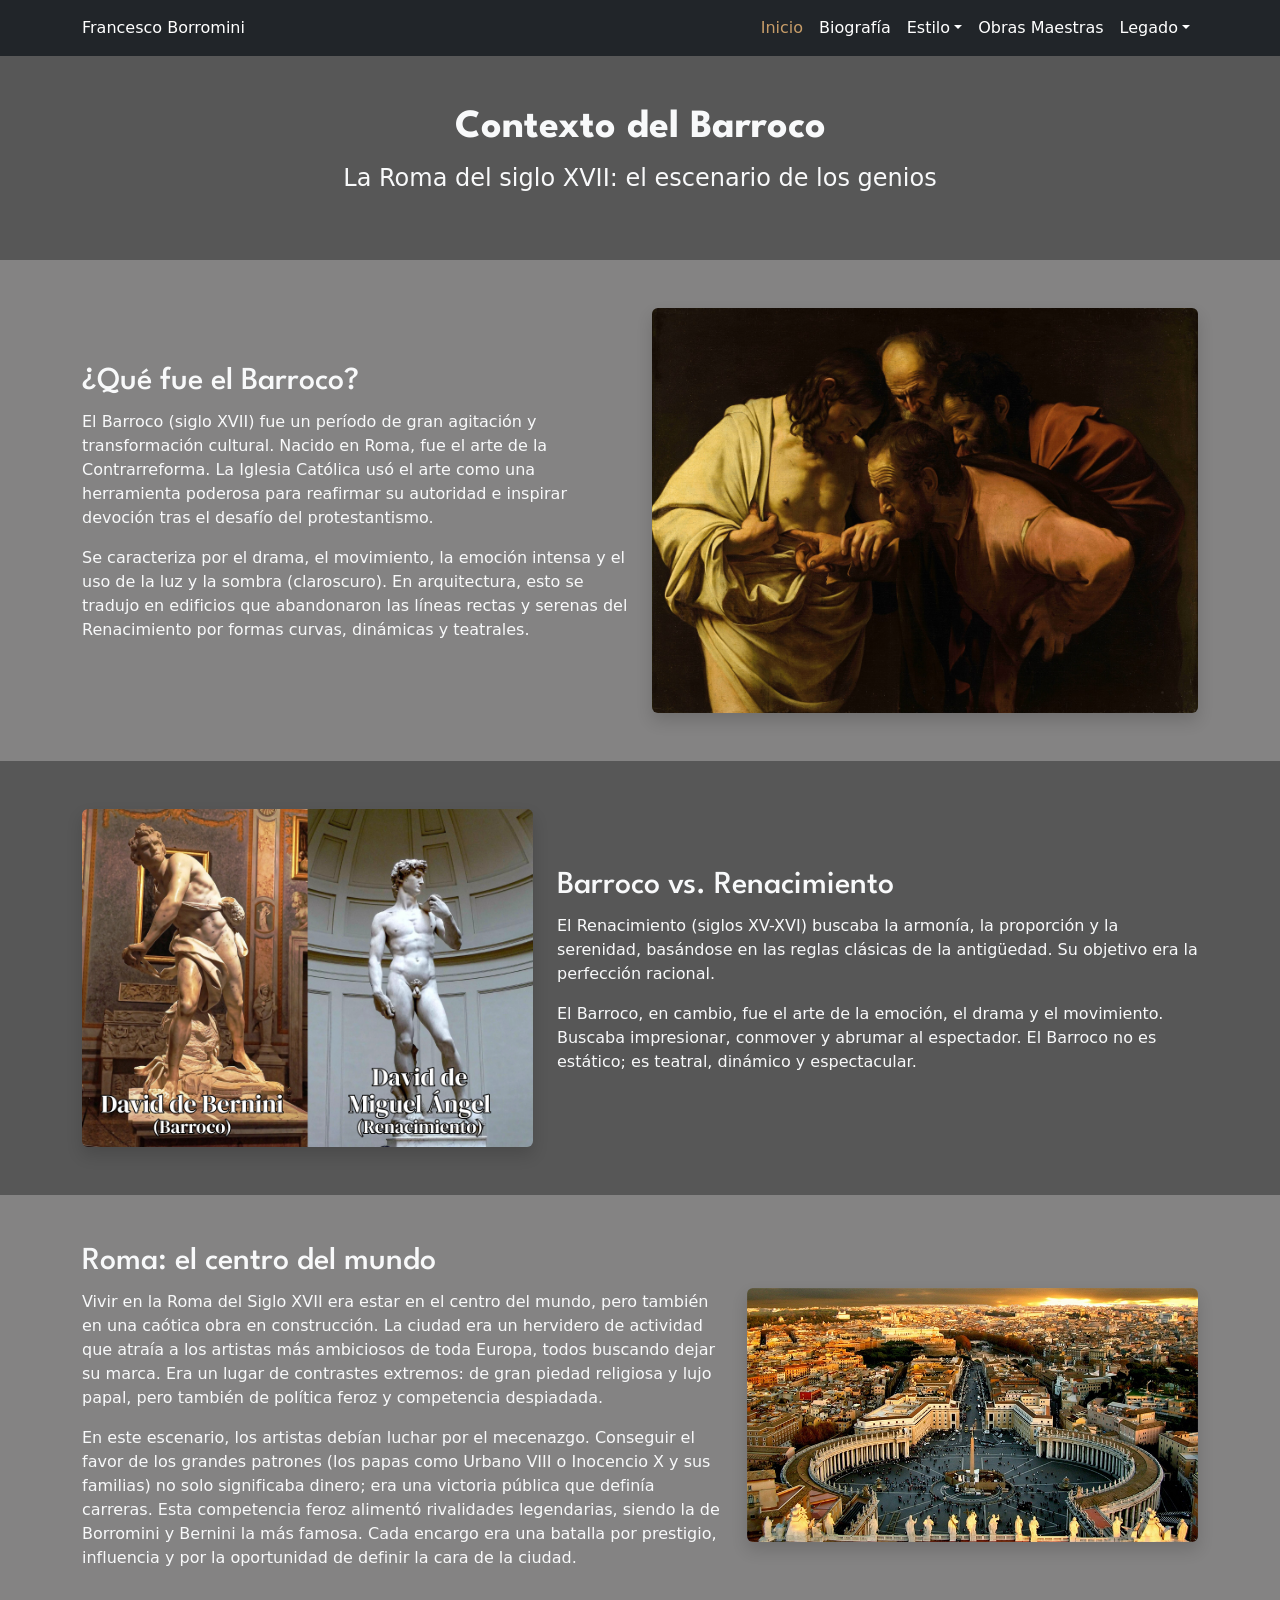
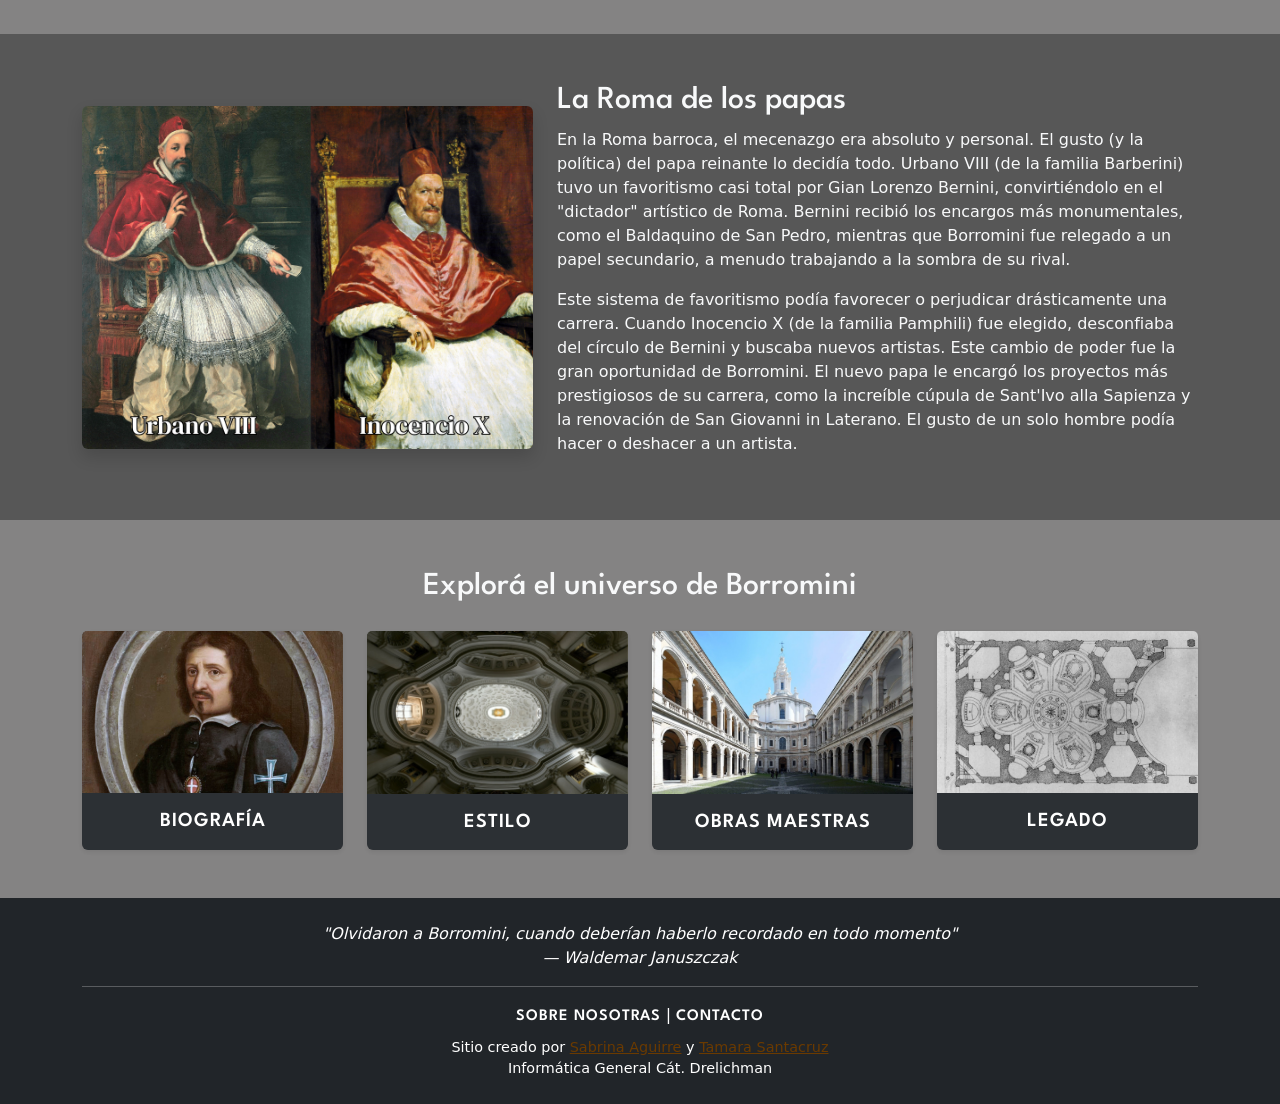
<file: contexto.html>
<!DOCTYPE html>
<html lang="es">
<head>
    <meta charset="UTF-8">
    <meta name="viewport" content="width=device-width, initial-scale=1.0">
    <title>Contexto del Barroco</title>
    <link href="https://cdn.jsdelivr.net/npm/bootstrap@5.3.8/dist/css/bootstrap.min.css" rel="stylesheet" integrity="sha384-sRIl4kxILFvY47J16cr9ZwB07vP4J8+LH7qKQnuqkuIAvNWLzeN8tE5YBujZqJLB" crossorigin="anonymous">
    <link href="css/estilos.css" rel="stylesheet">
    <link rel="preconnect" href="https://fonts.googleapis.com">
    <link rel="preconnect" href="https://fonts.gstatic.com" crossorigin>
    <link href="https://fonts.googleapis.com/css2?family=Abel&family=Barlow:ital,wght@0,100;0,200;0,300;0,400;0,500;0,600;0,700;0,800;0,900;1,100;1,200;1,300;1,400;1,500;1,600;1,700;1,800;1,900&family=Bebas+Neue&family=Caprasimo&family=Glegoo:wght@400;700&family=Lavishly+Yours&family=League+Spartan:wght@100..900&family=Mulish:ital,wght@0,200..1000;1,200..1000&family=Special+Gothic+Expanded+One&family=Ubuntu:ital,wght@0,300;0,400;0,500;0,700;1,300;1,400;1,500;1,700&display=swap" rel="stylesheet">
</head>
<body>
    
<header>
        <nav class="navbar navbar-expand-lg navbar-dark bg-dark">
            <div class="container"> 
                <a class="navbar-brand text-wrap text-break fs-6 fs-md-3" href="index.html">
                    Francesco Borromini
                </a>
                <button class="navbar-toggler" type="button" data-bs-toggle="collapse" data-bs-target="#navbarNav" aria-controls="navbarNav" aria-expanded="false" aria-label="Toggle navigation">
                    <span class="navbar-toggler-icon"></span>
                </button>

                <div class="collapse navbar-collapse" id="navbarNav">
                    <ul class="navbar-nav ms-auto">
                        <li class="nav-item"><a class="nav-link active" href="index.html">Inicio</a></li>

                        <li class="nav-item"><a class="nav-link" href="biografia.html">Biografía</a></li>

                        <li class="nav-item dropdown">
                            <a class="nav-link dropdown-toggle" href="#" id="estiloDropdown" role="button" data-bs-toggle="dropdown" aria-expanded="false">Estilo</a>
                            <ul class="dropdown-menu dropdown-menu-dark" aria-labelledby="estiloDropdown">
                                <li><a class="dropdown-item dropdown-item-special" href="estilo.html">Ver Estilo</a></li>
                                <li><hr class="dropdown-divider"></li>
                                <li><a class="dropdown-item" href="analisis.html">Análisis</a></li>
                            </ul>
                        </li>

                        <li class="nav-item"><a class="nav-link" href="obras.html">Obras Maestras</a></li>

                        <li class="nav-item dropdown">
                            <a class="nav-link dropdown-toggle" href="#" id="legadoDropdown" role="button" data-bs-toggle="dropdown" aria-expanded="false">Legado</a>
                            <ul class="dropdown-menu dropdown-menu-dark" aria-labelledby="legadoDropdown">
                                <li><a class="dropdown-item dropdown-item-special" href="legado.html">Ver Legado</a></li>
                                <li><hr class="dropdown-divider"></li>
                                <li><a class="dropdown-item" href="contexto.html">Contexto del Barroco</a></li>
                            </ul>
                        </li>

                    </ul>
                </div>
            </div>
        </nav>
    </header>

    <main>
    <div class="bg-gris-oscuro text-light py-5">
            <div class="container text-center">
                <section id="titulo-centrado">
                    <h1>Contexto del Barroco</h1>
                    <p class="lead fs-4">La Roma del siglo XVII: el escenario de los genios</p>
                </section>
            </div>
        </div>

        <div class="bg-gris-claro py-5">
            <div class="container">
                <section id="que-es-barroco">
                    <div class="row align-items-center g-4 text-light">
                        <div class="col-md-6">
                            <h2>¿Qué fue el Barroco?</h2>
                            <p>El Barroco (siglo XVII) fue un período de gran agitación y transformación cultural. Nacido en Roma, fue el arte de la Contrarreforma. La Iglesia Católica usó el arte como una herramienta poderosa para reafirmar su autoridad e inspirar devoción tras el desafío del protestantismo.</p>
                            <p>Se caracteriza por el drama, el movimiento, la emoción intensa y el uso de la luz y la sombra (claroscuro). En arquitectura, esto se tradujo en edificios que abandonaron las líneas rectas y serenas del Renacimiento por formas curvas, dinámicas y teatrales.</p>
                        </div>
                        <div class="col-md-6">
                            <img src="img/caravaggio-incredulidad.jpg" alt="La incredulidad de Santo Tomás" class="img-fluid rounded shadow">
                        </div>
                    </div>
                </section>
            </div>
        </div>

        <div class="bg-gris-oscuro py-5">
            <div class="container">
                <section id="barroco-vs-renacimiento">
                    <div class="row align-items-center g-4 text-light">
                        <div class="col-md-5">
                             <img src="img/david-bernini-miguelangel.png" alt="El David de Bernini, capturado en pleno movimiento" class="img-fluid rounded shadow">
                        </div>
                        <div class="col-md-7">
                            <h2>Barroco vs. Renacimiento</h2>
                            <p>El Renacimiento (siglos XV-XVI) buscaba la armonía, la proporción y la serenidad, basándose en las reglas clásicas de la antigüedad. Su objetivo era la perfección racional.</p>
                            <p>El Barroco, en cambio, fue el arte de la emoción, el drama y el movimiento. Buscaba impresionar, conmover y abrumar al espectador. El Barroco no es estático; es teatral, dinámico y espectacular.</p>
                        </div>
                    </div>
                </section>
            </div>
        </div>

        <div class="bg-gris-claro text-light py-5">
            <div class="container">
                <section id="roma-papas">
                    <div class="row align-items-center g-4">
                        
                        <div class="col-md-7">
                            <h2>Roma: el centro del mundo</h2>
                            <p>Vivir en la Roma del Siglo XVII era estar en el centro del mundo, pero también en una caótica obra en construcción. La ciudad era un hervidero de actividad que atraía a los artistas más ambiciosos de toda Europa, todos buscando dejar su marca. Era un lugar de contrastes extremos: de gran piedad religiosa y lujo papal, pero también de política feroz y competencia despiadada.</p>
                            <p>En este escenario, los artistas debían luchar por el mecenazgo. Conseguir el favor de los grandes patrones (los papas como Urbano VIII o Inocencio X y sus familias) no solo significaba dinero; era una victoria pública que definía carreras. Esta competencia feroz alimentó rivalidades legendarias, siendo la de Borromini y Bernini la más famosa. Cada encargo era una batalla por prestigio, influencia y por la oportunidad de definir la cara de la ciudad.</p>
                        </div>
                        <div class="col-md-5">
                            <img src="img/plaza-san-pedro.jpg" alt="Plaza de San Pedro en el Vaticano" class="img-fluid rounded shadow">
                        </div>
                    </div>
                </section>
            </div>
        </div>

        <div class="bg-gris-oscuro text-light py-5">
            <div class="container">
                <section id="influencia-papas">
                    <div class="row align-items-center g-4">
                        <div class="col-md-5">
                            <img src="img/urbano-inocencio.png" alt="Retratos de los papas Urbano VIII e Inocencio X" class="img-fluid rounded shadow">
                        </div>
                        <div class="col-md-7">
                            <h2 class="font-spartan">La Roma de los papas</h2>
                            <p>En la Roma barroca, el mecenazgo era absoluto y personal. El gusto (y la política) del papa reinante lo decidía todo. Urbano VIII (de la familia Barberini) tuvo un favoritismo casi total por Gian Lorenzo Bernini, convirtiéndolo en el "dictador" artístico de Roma. Bernini recibió los encargos más monumentales, como el Baldaquino de San Pedro, mientras que Borromini fue relegado a un papel secundario, a menudo trabajando a la sombra de su rival.</p>
                            <p>Este sistema de favoritismo podía favorecer o perjudicar drásticamente una carrera. Cuando Inocencio X (de la familia Pamphili) fue elegido, desconfiaba del círculo de Bernini y buscaba nuevos artistas. Este cambio de poder fue la gran oportunidad de Borromini. El nuevo papa le encargó los proyectos más prestigiosos de su carrera, como la increíble cúpula de Sant'Ivo alla Sapienza y la renovación de San Giovanni in Laterano. El gusto de un solo hombre podía hacer o deshacer a un artista.</p>
                        </div>
                    </div>
                </section>
            </div>
        </div>

            <div class="bg-gris-claro py-4">
                <div class="container py-4">
                    <section id="destacados">
                        <h2 class="text-light text-center mb-4">Explorá el universo de Borromini</h2>
                        
                        <div class="row row-cols-1 row-cols-md-2 row-cols-lg-4 g-4">
                            
                            <div class="col">
                                <a href="biografia.html" class="card-link-hover text-decoration-none text-dark">
                                    <div class="card h-100 shadow-sm border-0">
                                        <div class="card-img-container">
                                            <img src="img/biografia-1.jpg" class="card-img-top" alt="Retrato de Francesco Borromini">
                                            <div class="card-hover-overlay">
                                                <p class="overlay-text small p-3">
                                                    Descubrí sus orígenes, su llegada a Roma y su compleja personalidad
                                                </p>
                                            </div>
                                        </div>
                                        <div class="card-body text-center">
                                            <h5 class="card-title mb-0">BIOGRAFÍA</h5>
                                        </div>
                                    </div>
                                </a>
                            </div>
                            
                            <div class="col">
                                <a href="estilo.html" class="card-link-hover text-decoration-none text-dark">
                                    <div class="card h-100 shadow-sm border-0">
                                        <div class="card-img-container">
                                            <img src="img/estilo-2.jpg" class="card-img-top" alt="Cúpula de San Carlo alle Quattro Fontane">
                                            <div class="card-hover-overlay">
                                                <p class="overlay-text small p-3">
                                                    Aprendé sobre su uso de la luz, los materiales modestos y sus influencias
                                                </p>
                                            </div>
                                        </div>
                                        <div class="card-body text-center">
                                            <h5 class="card-title mb-0">ESTILO</h5>
                                        </div>
                                    </div>
                                </a>
                            </div>

                            <div class="col">
                                <a href="obras.html" class="card-link-hover text-decoration-none text-dark">
                                    <div class="card h-100 shadow-sm border-0">
                                        <div class="card-img-container">
                                            <img src="img/obras-3.jpg" class="card-img-top" alt="Sant'Ivo alla Sapienza">
                                            <div class="card-hover-overlay">
                                                <p class="overlay-text small p-3">
                                                    Explorá la galería interactiva de sus creaciones más icónicas y revolucionarias
                                                </p>
                                            </div>
                                        </div>
                                        <div class="card-body text-center">
                                            <h5 class="card-title mb-0">OBRAS MAESTRAS</h5>
                                        </div>
                                    </div>
                                </a>
                            </div>

                            <div class="col">
                                <a href="legado.html" class="card-link-hover text-decoration-none text-dark">
                                    <div class="card h-100 shadow-sm border-0">
                                        <div class="card-img-container">
                                            <img src="img/legado-4.jpg" class="card-img-top" alt="Plano hecho por Borromini">
                                            <div class="card-hover-overlay">
                                                <p class="overlay-text small p-3">
                                                    Sumergite en su rivalidad con Bernini, su teoría y su impacto en la arquitectura
                                                </p>
                                            </div>
                                        </div>
                                        <div class="card-body text-center">
                                            <h5 class="card-title mb-0">LEGADO</h5>
                                        </div>
                                    </div>
                                </a>
                            </div>
                        </div>
                    </section>
                </div>
            </div>

        </main>

    <footer class="bg-dark text-white text-center py-4">
        <div class="container">
            <div>
                <p class="fst-italic">
                    "Olvidaron a Borromini, cuando deberían haberlo recordado en todo momento"<br>
                    — Waldemar Januszczak
                </p>
            </div>
            <hr>
            
            <div>
                <p class="mb-2">
                    <a href="autoras.html" class="text-white text-decoration-none footer-nav-link">Sobre nosotras</a> | <a href="formulario.html" class="text-white text-decoration-none footer-nav-link">Contacto</a>
                </p>
            </div>

            <div>
                <p class="mb-0 footer-autoras">Sitio creado por
                    <a href="mailto:th.aguirre1226@gmail.com" target="_blank">Sabrina Aguirre</a> y 
                    <a href="mailto:santacruzmelany83@gmail.com" target="_blank">Tamara Santacruz</a>
                    <br>
                    Informática General Cát. Drelichman
                </p>
            </div>
        </div>
    </footer>

    <script src="https://cdn.jsdelivr.net/npm/bootstrap@5.3.8/dist/js/bootstrap.bundle.min.js" integrity="sha384-FKyoEForCGlyvwx9Hj09JcYn3nv7wiPVlz7YYwJrWVcXK/BmnVDxM+D2scQbITxI" crossorigin="anonymous"></script>

</body>
</html>
</file>
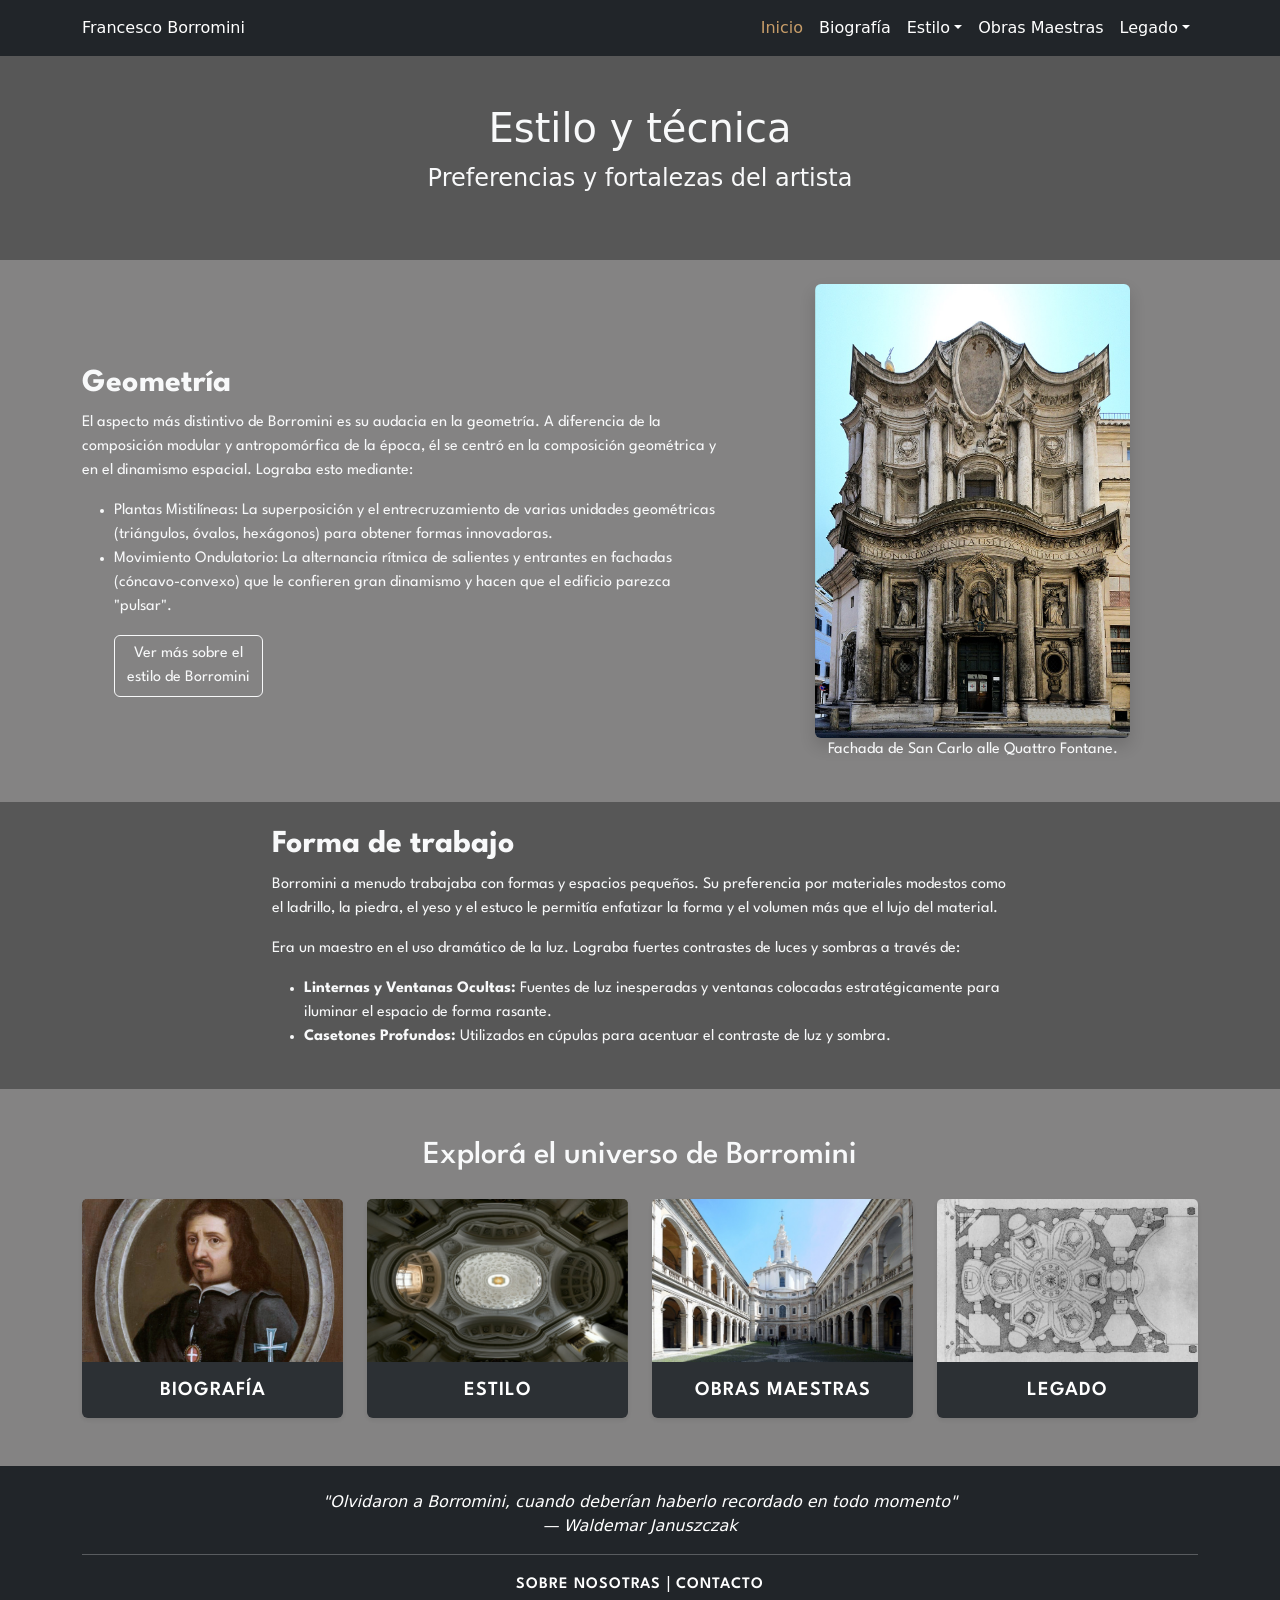
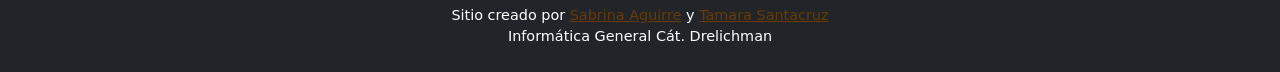
<file: estilo.html>
<!DOCTYPE html>
<html lang="es">
<head>
    <meta charset="UTF-8">
    <meta name="viewport" content="width=device-width, initial-scale=1.0">
    <title>Estilo y técnica</title>
    <link href="https://cdn.jsdelivr.net/npm/bootstrap@5.3.8/dist/css/bootstrap.min.css" rel="stylesheet" integrity="sha384-sRIl4kxILFvY47J16cr9ZwB07vP4J8+LH7qKQnuqkuIAvNWLzeN8tE5YBujZqJLB" crossorigin="anonymous">
    <link href="css/estilos.css" rel="stylesheet">
    <link rel="preconnect" href="https://fonts.googleapis.com">
    <link rel="preconnect" href="https://fonts.gstatic.com" crossorigin>
    <link href="https://fonts.googleapis.com/css2?family=Abel&family=Barlow:ital,wght@0,100;0,200;0,300;0,400;0,500;0,600;0,700;0,800;0,900;1,100;1,200;1,300;1,400;1,500;1,600;1,700;1,800;1,900&family=Bebas+Neue&family=Caprasimo&family=Glegoo:wght@400;700&family=Lavishly+Yours&family=League+Spartan:wght@100..900&family=Mulish:ital,wght@0,200..1000;1,200..1000&family=Special+Gothic+Expanded+One&family=Ubuntu:ital,wght@0,300;0,400;0,500;0,700;1,300;1,400;1,500;1,700&display=swap" rel="stylesheet">
</head>
<body>
    
<header>
        <nav class="navbar navbar-expand-lg navbar-dark bg-dark">
            <div class="container"> 
                <a class="navbar-brand text-wrap text-break fs-6 fs-md-3" href="index.html">
                    Francesco Borromini
                </a>
                <button class="navbar-toggler" type="button" data-bs-toggle="collapse" data-bs-target="#navbarNav" aria-controls="navbarNav" aria-expanded="false" aria-label="Toggle navigation">
                    <span class="navbar-toggler-icon"></span>
                </button>

                <div class="collapse navbar-collapse" id="navbarNav">
                    <ul class="navbar-nav ms-auto">
                        <li class="nav-item"><a class="nav-link active" href="index.html">Inicio</a></li>

                        <li class="nav-item"><a class="nav-link" href="biografia.html">Biografía</a></li>

                        <li class="nav-item dropdown">
                            <a class="nav-link dropdown-toggle" href="#" id="estiloDropdown" role="button" data-bs-toggle="dropdown" aria-expanded="false">Estilo</a>
                            <ul class="dropdown-menu dropdown-menu-dark" aria-labelledby="estiloDropdown">
                                <li><a class="dropdown-item dropdown-item-special" href="estilo.html">Ver Estilo</a></li>
                                <li><hr class="dropdown-divider"></li>
                                <li><a class="dropdown-item" href="analisis.html">Análisis</a></li>
                            </ul>
                        </li>

                        <li class="nav-item"><a class="nav-link" href="obras.html">Obras Maestras</a></li>

                        <li class="nav-item dropdown">
                            <a class="nav-link dropdown-toggle" href="#" id="legadoDropdown" role="button" data-bs-toggle="dropdown" aria-expanded="false">Legado</a>
                            <ul class="dropdown-menu dropdown-menu-dark" aria-labelledby="legadoDropdown">
                                <li><a class="dropdown-item dropdown-item-special" href="legado.html">Ver Legado</a></li>
                                <li><hr class="dropdown-divider"></li>
                                <li><a class="dropdown-item" href="contexto.html">Contexto del Barroco</a></li>
                            </ul>
                        </li>

                    </ul>
                </div>
            </div>
        </nav>
    </header>
    
    <main>
        <div class="bg-gris-oscuro text-light py-5">
            <div class="container">
                <section class="text-center">
                    <h1>Estilo y técnica</h1>
                    <p class="lead fs-4">Preferencias y fortalezas del artista</p>
                </section>
            </div>
        </div>

        <div class="bg-gris-claro text-light py-4">
            <div class="container">
                <section id="estilo">
                    <div class="row align-items-center g-4">
                        <div class="col-md-7">
                            <h2>Geometría</h2>
                            <p>El aspecto más distintivo de Borromini es su audacia en la geometría. A diferencia de la composición modular y antropomórfica de la época, él se centró en la composición geométrica y en el dinamismo espacial. Lograba esto mediante:</p>
                            <ul>
                                <li>Plantas Mistilíneas: La superposición y el entrecruzamiento de varias unidades geométricas (triángulos, óvalos, hexágonos) para obtener formas innovadoras.</li>
                                <li>Movimiento Ondulatorio: La alternancia rítmica de salientes y entrantes en fachadas (cóncavo-convexo) que le confieren gran dinamismo y hacen que el edificio parezca "pulsar".</li>
                            </ul>
                           
                            <div class="col-md-4 text-center">
                            <a href="analisis.html" class="btn btn-outline-light">
                                Ver más sobre el<br>
                                estilo de Borromini
                            </a>
                            </div>


                        </div>
                        <div class="col-md-5 text-center">
                                <img src="img/san-carlo-alle-quattro-fontane.jpg" 
                                    alt="Fachada de San Carlo alle Quattro Fontane." 
                                    class="img-fluid rounded shadow img-escala-estilo">
                                <p>Fachada de San Carlo alle Quattro Fontane.</p>
                        </div>

                    </div>
                </section>
            </div>
        </div>

        <div class="bg-gris-oscuro text-light py-4">
            <div class="container">
                <section id="tecnica">
                    <div class="row">
                        <div class="col-md-8 offset-md-2">
                            <h2>Forma de trabajo</h2>
                            <p>Borromini a menudo trabajaba con formas y espacios pequeños. Su preferencia por materiales modestos como el ladrillo, la piedra, el yeso y el estuco le permitía enfatizar la forma y el volumen más que el lujo del material.</p>
                            <p>Era un maestro en el uso dramático de la luz. Lograba fuertes contrastes de luces y sombras a través de:</p>
                            <ul>
                                <li><strong>Linternas y Ventanas Ocultas:</strong> Fuentes de luz inesperadas y ventanas colocadas estratégicamente para iluminar el espacio de forma rasante.</li>
                                <li><strong>Casetones Profundos:</strong> Utilizados en cúpulas para acentuar el contraste de luz y sombra.</li>
                            </ul>
                        </div>
                    </div>
                </section>
            </div>
        </div>

        <div class="bg-gris-claro py-4">
            <div class="container py-4">
                <section id="destacados">
                    <h2 class="text-light text-center mb-4">Explorá el universo de Borromini</h2>
                    
                    <div class="row row-cols-1 row-cols-md-2 row-cols-lg-4 g-4">
                        
                        <div class="col">
                            <a href="biografia.html" class="card-link-hover text-decoration-none text-dark">
                                <div class="card h-100 shadow-sm border-0">
                                    <div class="card-img-container">
                                        <img src="img/biografia-1.jpg" class="card-img-top" alt="Retrato de Francesco Borromini">
                                        <div class="card-hover-overlay">
                                            <p class="overlay-text small p-3">
                                                Descubrí sus orígenes, su llegada a Roma y su compleja personalidad
                                            </p>
                                        </div>
                                    </div>
                                    <div class="card-body text-center">
                                        <h5 class="card-title mb-0">BIOGRAFÍA</h5>
                                    </div>
                                </div>
                            </a>
                        </div>
                        
                        <div class="col">
                             <a href="estilo.html" class="card-link-hover text-decoration-none text-dark">
                                <div class="card h-100 shadow-sm border-0">
                                    <div class="card-img-container">
                                        <img src="img/estilo-2.jpg" class="card-img-top" alt="Cúpula de San Carlo alle Quattro Fontane">
                                        <div class="card-hover-overlay">
                                            <p class="overlay-text small p-3">
                                                Aprendé sobre su uso de la luz, los materiales modestos y sus influencias
                                            </p>
                                        </div>
                                    </div>
                                    <div class="card-body text-center">
                                        <h5 class="card-title mb-0">ESTILO</h5>
                                    </div>
                                </div>
                            </a>
                        </div>

                        <div class="col">
                             <a href="obras.html" class="card-link-hover text-decoration-none text-dark">
                                <div class="card h-100 shadow-sm border-0">
                                    <div class="card-img-container">
                                        <img src="img/obras-3.jpg" class="card-img-top" alt="Sant'Ivo alla Sapienza">
                                        <div class="card-hover-overlay">
                                            <p class="overlay-text small p-3">
                                                Explorá la galería interactiva de sus creaciones más icónicas y revolucionarias
                                            </p>
                                        </div>
                                    </div>
                                    <div class="card-body text-center">
                                        <h5 class="card-title mb-0">OBRAS MAESTRAS</h5>
                                    </div>
                                </div>
                            </a>
                        </div>

                        <div class="col">
                             <a href="legado.html" class="card-link-hover text-decoration-none text-dark">
                                <div class="card h-100 shadow-sm border-0">
                                    <div class="card-img-container">
                                        <img src="img/legado-4.jpg" class="card-img-top" alt="Plano hecho por Borromini">
                                        <div class="card-hover-overlay">
                                            <p class="overlay-text small p-3">
                                                Sumergite en su rivalidad con Bernini, su teoría y su impacto en la arquitectura
                                            </p>
                                        </div>
                                    </div>
                                    <div class="card-body text-center">
                                        <h5 class="card-title mb-0">LEGADO</h5>
                                    </div>
                                </div>
                            </a>
                        </div>
                    </div>
                </section>
            </div>
        </div>

    </main>

    <footer class="bg-dark text-white text-center py-4">
        <div class="container">
            <div>
                <p class="fst-italic">
                    "Olvidaron a Borromini, cuando deberían haberlo recordado en todo momento"<br>
                    — Waldemar Januszczak
                </p>
            </div>
            <hr>
            
            <div>
                <p class="mb-2">
                    <a href="autoras.html" class="text-white text-decoration-none footer-nav-link">Sobre nosotras</a> | <a href="formulario.html" class="text-white text-decoration-none footer-nav-link">Contacto</a>
                </p>
            </div>

            <div>
                <p class="mb-0 footer-autoras">Sitio creado por
                    <a href="mailto:th.aguirre1226@gmail.com" target="_blank">Sabrina Aguirre</a> y 
                    <a href="mailto:santacruzmelany83@gmail.com" target="_blank">Tamara Santacruz</a>
                    <br>
                    Informática General Cát. Drelichman
                </p>
            </div>
        </div>
    </footer>

    <script src="https://cdn.jsdelivr.net/npm/bootstrap@5.3.8/dist/js/bootstrap.bundle.min.js" integrity="sha384-FKyoEForCGlyvwx9Hj09JcYn3nv7wiPVlz7YYwJrWVcXK/BmnVDxM+D2scQbITxI" crossorigin="anonymous"></script>

</body>
</html>
</file>
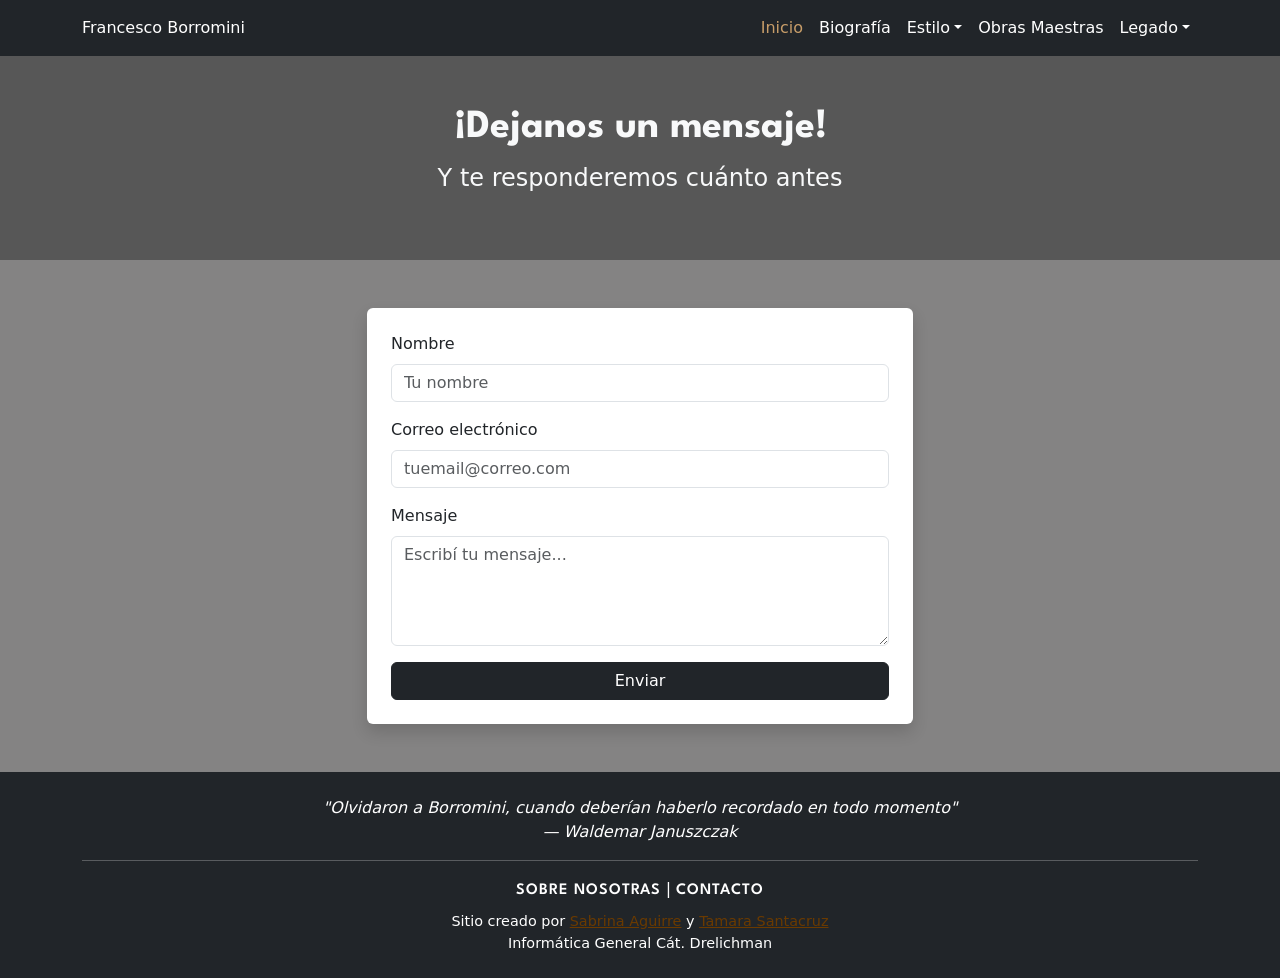
<file: formulario.html>
<!DOCTYPE html>
<html lang="es">
<head>
    <meta charset="UTF-8">
    <meta name="viewport" content="width=device-width, initial-scale=1.0">
    <title>Contacto</title>

    <!-- Bootstrap -->
    <link href="https://cdn.jsdelivr.net/npm/bootstrap@5.3.8/dist/css/bootstrap.min.css" rel="stylesheet">

    <!-- Estilos propios -->
    <link href="css/estilos.css" rel="stylesheet">

    <!-- Fonts -->
    <link rel="preconnect" href="https://fonts.googleapis.com">
    <link rel="preconnect" href="https://fonts.gstatic.com" crossorigin>
    <link href="https://fonts.googleapis.com/css2?family=Abel&family=Barlow:wght@100;400;700&family=Bebas+Neue&family=League+Spartan:wght@100..900&display=swap" rel="stylesheet">
</head>

<body>

<header>
        <nav class="navbar navbar-expand-lg navbar-dark bg-dark">
            <div class="container"> 
                <a class="navbar-brand text-wrap text-break fs-6 fs-md-3" href="index.html">
                    Francesco Borromini
                </a>
                <button class="navbar-toggler" type="button" data-bs-toggle="collapse" data-bs-target="#navbarNav" aria-controls="navbarNav" aria-expanded="false" aria-label="Toggle navigation">
                    <span class="navbar-toggler-icon"></span>
                </button>

                <div class="collapse navbar-collapse" id="navbarNav">
                    <ul class="navbar-nav ms-auto">
                        <li class="nav-item"><a class="nav-link active" href="index.html">Inicio</a></li>

                        <li class="nav-item"><a class="nav-link" href="biografia.html">Biografía</a></li>

                        <li class="nav-item dropdown">
                            <a class="nav-link dropdown-toggle" href="#" id="estiloDropdown" role="button" data-bs-toggle="dropdown" aria-expanded="false">Estilo</a>
                            <ul class="dropdown-menu dropdown-menu-dark" aria-labelledby="estiloDropdown">
                                <li><a class="dropdown-item dropdown-item-special" href="estilo.html">Ver Estilo</a></li>
                                <li><hr class="dropdown-divider"></li>
                                <li><a class="dropdown-item" href="analisis.html">Análisis</a></li>
                            </ul>
                        </li>

                        <li class="nav-item"><a class="nav-link" href="obras.html">Obras Maestras</a></li>

                        <li class="nav-item dropdown">
                            <a class="nav-link dropdown-toggle" href="#" id="legadoDropdown" role="button" data-bs-toggle="dropdown" aria-expanded="false">Legado</a>
                            <ul class="dropdown-menu dropdown-menu-dark" aria-labelledby="legadoDropdown">
                                <li><a class="dropdown-item dropdown-item-special" href="legado.html">Ver Legado</a></li>
                                <li><hr class="dropdown-divider"></li>
                                <li><a class="dropdown-item" href="contexto.html">Contexto del Barroco</a></li>
                            </ul>
                        </li>

                    </ul>
                </div>
            </div>
        </nav>
    </header>

    <main>
        <div class="bg-gris-oscuro text-light py-5">
            <div class="container text-center">
                <section id="titulo-centrado">
                    <h1>¡Dejanos un mensaje!</h1>
                    <p class="lead fs-4">Y te responderemos cuánto antes</p>
                </section>
            </div>
        </div>

        <div class="bg-gris-claro py-5">
            <div class="container">
                <div class="row justify-content-center">

                    <div class="col-md-6">
                        <form id="formContacto" class="p-4 rounded shadow bg-white" novalidate>

                            <div class="mb-3">
                                <label for="nombre" class="form-label">Nombre</label>
                                <input type="text" id="nombre" class="form-control" placeholder="Tu nombre">
                                <div id="errorNombre" class="text-danger small mt-1"></div>
                            </div>

                            <div class="mb-3">
                                <label for="email" class="form-label">Correo electrónico</label>
                                <input type="text" id="email" class="form-control" placeholder="tuemail@correo.com">
                                <div id="errorEmail" class="text-danger small mt-1"></div>
                            </div>

                            <div class="mb-3">
                                <label for="mensaje" class="form-label">Mensaje</label>
                                <textarea id="mensaje" class="form-control" rows="4" placeholder="Escribí tu mensaje..."></textarea>
                                <div id="errorMensaje" class="text-danger small mt-1"></div>
                            </div>

                            <button type="submit" class="btn btn-dark w-100">Enviar</button>

                            <div id="submitMensaje" class="alert alert-success mt-3 d-none">
                                <p>¡Gracias por tu mensaje! 🌷</p>
                            </div>

                        </form>

                    </div>

                </div>
            </div>
        </div>
    </main>


<footer class="bg-dark text-white text-center py-4">
        <div class="container">
            <div>
                <p class="fst-italic">
                    "Olvidaron a Borromini, cuando deberían haberlo recordado en todo momento"<br>
                    — Waldemar Januszczak
                </p>
            </div>
            <hr>
            
            <div>
                <p class="mb-2">
                    <a href="autoras.html" class="text-white text-decoration-none footer-nav-link">Sobre nosotras</a> | <a href="formulario.html" class="text-white text-decoration-none footer-nav-link">Contacto</a>
                </p>
            </div>

            <div>
                <p class="mb-0 footer-autoras">Sitio creado por
                    <a href="mailto:th.aguirre1226@gmail.com" target="_blank">Sabrina Aguirre</a> y 
                    <a href="mailto:santacruzmelany83@gmail.com" target="_blank">Tamara Santacruz</a>
                    <br>
                    Informática General Cát. Drelichman
                </p>
            </div>
        </div>
    </footer>

<!-- Bootstrap JS -->
<script src="https://cdn.jsdelivr.net/npm/bootstrap@5.3.8/dist/js/bootstrap.bundle.min.js"></script>

<!-- jQuery -->
<script src="https://code.jquery.com/jquery-3.7.1.min.js"></script>

<!-- JS del formulario -->
<script src="js/formulario.js"></script>
</body>
</html>
</file>
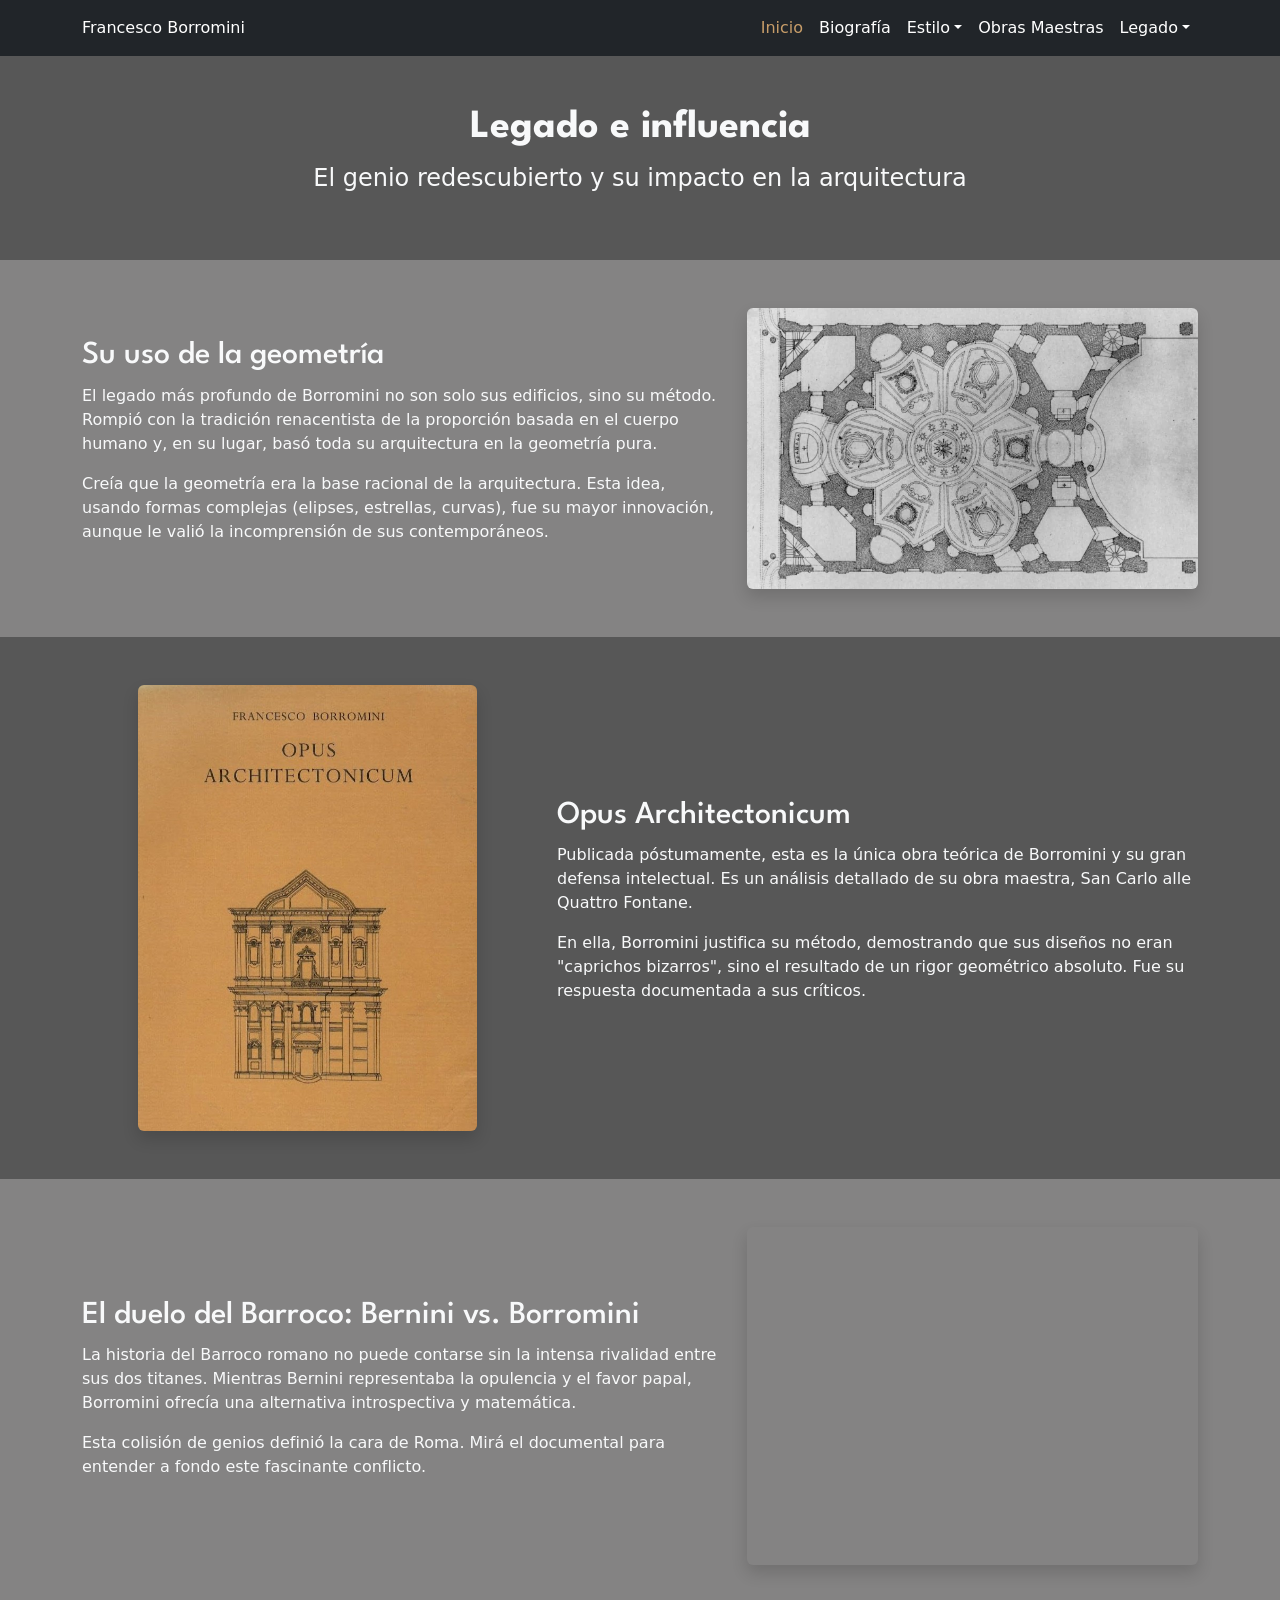
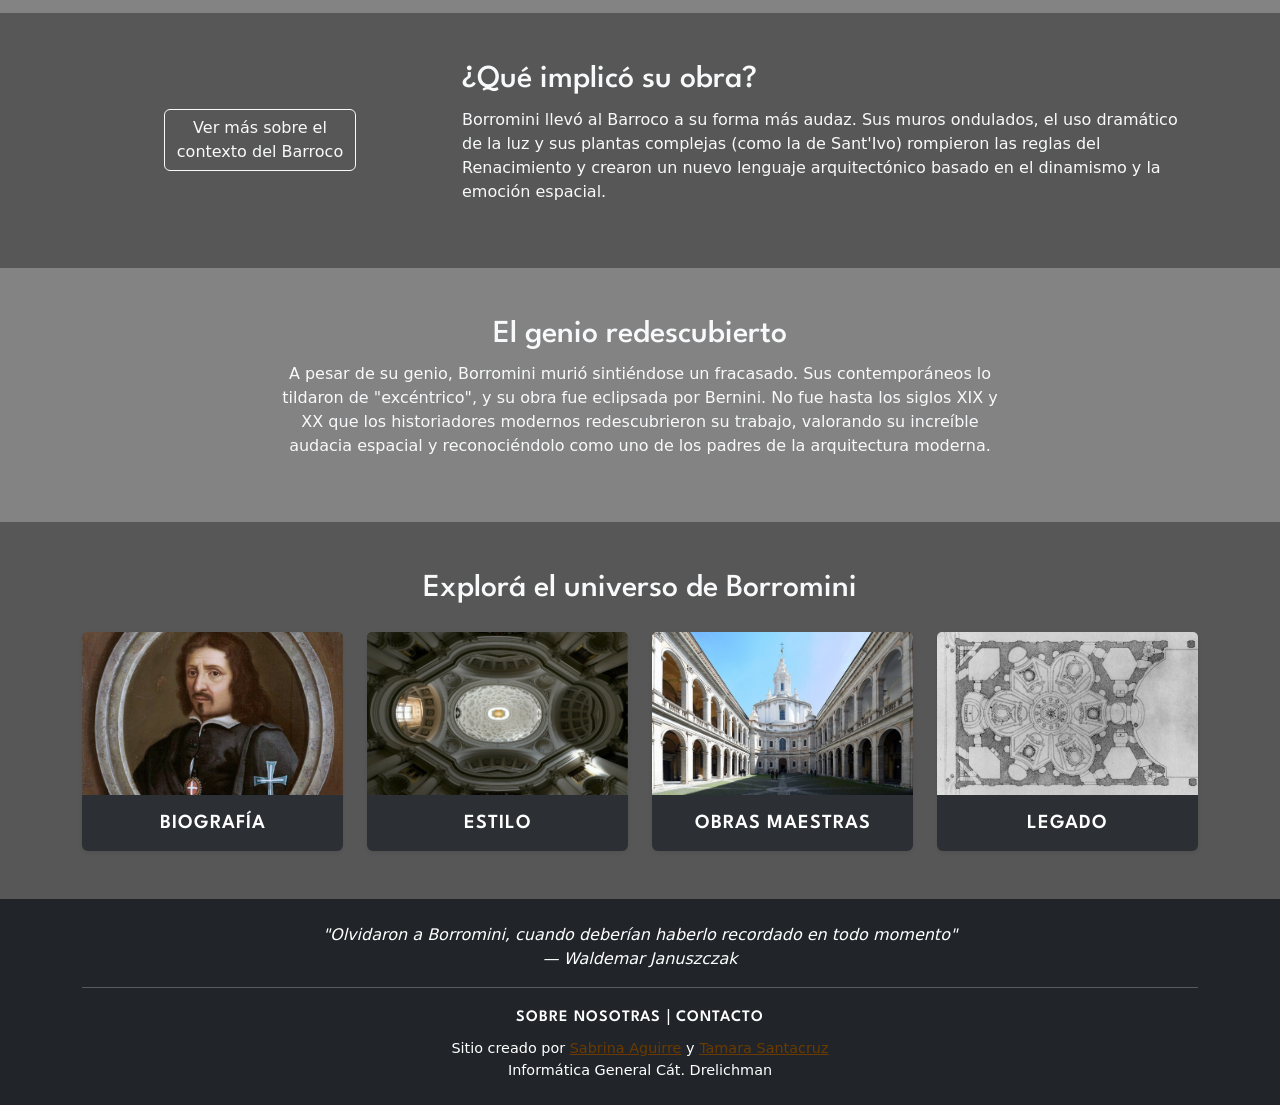
<file: legado.html>
<!DOCTYPE html>
<html lang="es">
<head>
    <meta charset="UTF-8">
    <meta name="viewport" content="width=device-width, initial-scale=1.0">
    <title>Legado</title>
    <link href="https://cdn.jsdelivr.net/npm/bootstrap@5.3.8/dist/css/bootstrap.min.css" rel="stylesheet" integrity="sha384-sRIl4kxILFvY47J16cr9ZwB07vP4J8+LH7qKQnuqkuIAvNWLzeN8tE5YBujZqJLB" crossorigin="anonymous">
    <link href="css/estilos.css" rel="stylesheet">
    <link rel="preconnect" href="https://fonts.googleapis.com">
    <link rel="preconnect" href="https://fonts.gstatic.com" crossorigin>
    <link href="https://fonts.googleapis.com/css2?family=Abel&family=Barlow:ital,wght@0,100;0,200;0,300;0,400;0,500;0,600;0,700;0,800;0,900;1,100;1,200;1,300;1,400;1,500;1,600;1,700;1,800;1,900&family=Bebas+Neue&family=Caprasimo&family=Glegoo:wght@400;700&family=Lavishly+Yours&family=League+Spartan:wght@100..900&family=Mulish:ital,wght@0,200..1000;1,200..1000&family=Special+Gothic+Expanded+One&family=Ubuntu:ital,wght@0,300;0,400;0,500;0,700;1,300;1,400;1,500;1,700&display=swap" rel="stylesheet">
</head>
<body>
    
    <header>
        <nav class="navbar navbar-expand-lg navbar-dark bg-dark">
            <div class="container"> 
                <a class="navbar-brand text-wrap text-break fs-6 fs-md-3" href="index.html">
                    Francesco Borromini
                </a>
                <button class="navbar-toggler" type="button" data-bs-toggle="collapse" data-bs-target="#navbarNav" aria-controls="navbarNav" aria-expanded="false" aria-label="Toggle navigation">
                    <span class="navbar-toggler-icon"></span>
                </button>

                <div class="collapse navbar-collapse" id="navbarNav">
                    <ul class="navbar-nav ms-auto">
                        <li class="nav-item"><a class="nav-link active" href="index.html">Inicio</a></li>

                        <li class="nav-item"><a class="nav-link" href="biografia.html">Biografía</a></li>

                        <li class="nav-item dropdown">
                            <a class="nav-link dropdown-toggle" href="#" id="estiloDropdown" role="button" data-bs-toggle="dropdown" aria-expanded="false">Estilo</a>
                            <ul class="dropdown-menu dropdown-menu-dark" aria-labelledby="estiloDropdown">
                                <li><a class="dropdown-item dropdown-item-special" href="estilo.html">Ver Estilo</a></li>
                                <li><hr class="dropdown-divider"></li>
                                <li><a class="dropdown-item" href="analisis.html">Análisis</a></li>
                            </ul>
                        </li>

                        <li class="nav-item"><a class="nav-link" href="obras.html">Obras Maestras</a></li>

                        <li class="nav-item dropdown">
                            <a class="nav-link dropdown-toggle" href="#" id="legadoDropdown" role="button" data-bs-toggle="dropdown" aria-expanded="false">Legado</a>
                            <ul class="dropdown-menu dropdown-menu-dark" aria-labelledby="legadoDropdown">
                                <li><a class="dropdown-item dropdown-item-special" href="legado.html">Ver Legado</a></li>
                                <li><hr class="dropdown-divider"></li>
                                <li><a class="dropdown-item" href="contexto.html">Contexto del Barroco</a></li>
                            </ul>
                        </li>

                    </ul>
                </div>
            </div>
        </nav>
    </header>

    <main>
    <div class="bg-gris-oscuro text-light py-5">
            <div class="container text-center">
                <section id="titulo-centrado">
                    <h1>Legado e influencia</h1>
                    <p class="lead fs-4">El genio redescubierto y su impacto en la arquitectura</p>
                </section>
            </div>
        </div>

        <div class="bg-gris-claro py-5">
            <div class="container">
                <section id="legado-metodo">
                    <div class="row align-items-center g-4 text-light">
                        <div class="col-md-7">
                            <h2>Su uso de la geometría</h2>
                            <p>El legado más profundo de Borromini no son solo sus edificios, sino su método. Rompió con la tradición renacentista de la proporción basada en el cuerpo humano y, en su lugar, basó toda su arquitectura en la geometría pura.</p>
                            <p>Creía que la geometría era la base racional de la arquitectura. Esta idea, usando formas complejas (elipses, estrellas, curvas), fue su mayor innovación, aunque le valió la incomprensión de sus contemporáneos.</p>
                        </div>
                        <div class="col-md-5">
                            <img src="img/legado-4.jpg" alt="Plano de Sant'Ivo alla Sapienza" class="img-fluid rounded shadow">
                        </div>
                    </div>
                </section>
            </div>
        </div>

        <div class="bg-gris-oscuro text-light py-5">
            <div class="container">
                <section id="opus-architectonicum">
                    <div class="row align-items-center g-4">
                        <div class="col-md-5">
                            <img src="img/opus-architectonicum.jpg" alt="Opus Architectonicum" class="img-fluid rounded shadow">
                        </div>
                        <div class="col-md-7">
                            <h2>Opus Architectonicum</h2>
                            <p>Publicada póstumamente, esta es la única obra teórica de Borromini y su gran defensa intelectual. Es un análisis detallado de su obra maestra, San Carlo alle Quattro Fontane.</p>
                            <p>En ella, Borromini justifica su método, demostrando que sus diseños no eran "caprichos bizarros", sino el resultado de un rigor geométrico absoluto. Fue su respuesta documentada a sus críticos.</p>
                        </div>
                    </div>
                </section>
            </div>
        </div>

        <div class="bg-gris-claro py-5">
            <div class="container">
                <section id="documental-rivalidad">
                    <div class="row align-items-center g-4 text-light">
                        <div class="col-md-7">
                            <h2>El duelo del Barroco: Bernini vs. Borromini</h2>
                            <p>La historia del Barroco romano no puede contarse sin la intensa rivalidad entre sus dos titanes. Mientras Bernini representaba la opulencia y el favor papal, Borromini ofrecía una alternativa introspectiva y matemática.</p>
                            <p>Esta colisión de genios definió la cara de Roma. Mirá el documental para entender a fondo este fascinante conflicto.</p>
                        </div>
                        <div class="col-md-5">
                            <div class="ratio ratio-4x3 shadow rounded">
                                <iframe src="https://drive.google.com/file/d/1fbWMjWVrAXD-bjmsmM-RStO48z1Sb9g5/preview" allow="autoplay"></iframe>
                            </div>
                        </div>
                    </div>
                </section>
            </div>
        </div>
        
        <div class="bg-gris-oscuro text-light py-5">
            <div class="container">
                <section id="implicaciones-barroco">
                    <div class="row align-items-center g-4">
                        
                        <div class="col-md-4 text-center">
                            <a href="contexto.html" class="btn btn-outline-light">
                                Ver más sobre el<br>
                                contexto del Barroco
                            </a>
                        </div>

                        <div class="col-md-8">
                            <h2>¿Qué implicó su obra?</h2>
                            <p>Borromini llevó al Barroco a su forma más audaz. Sus muros ondulados, el uso dramático de la luz y sus plantas complejas (como la de Sant'Ivo) rompieron las reglas del Renacimiento y crearon un nuevo lenguaje arquitectónico basado en el dinamismo y la emoción espacial.</p>
                        </div>

                    </div>
                </section>
            </div>
        </div>
        
        <div class="bg-gris-claro py-5">
            <div class="container">
                <section id="redescubrimiento">
                    <div class="row">
                        <div class="col-md-8 offset-md-2 text-center text-light">
                            <h2>El genio redescubierto</h2>
                            <p>A pesar de su genio, Borromini murió sintiéndose un fracasado. Sus contemporáneos lo tildaron de "excéntrico", y su obra fue eclipsada por Bernini. No fue hasta los siglos XIX y XX que los historiadores modernos redescubrieron su trabajo, valorando su increíble audacia espacial y reconociéndolo como uno de los padres de la arquitectura moderna.</p>
                        </div>
                    </div>
                </section>
            </div>
        </div>

        <div class="bg-gris-oscuro py-4">
            <div class="container py-4">
                <section id="destacados">
                    <h2 class="text-light text-center mb-4">Explorá el universo de Borromini</h2>
                    
                    <div class="row row-cols-1 row-cols-md-2 row-cols-lg-4 g-4">
                        
                        <div class="col">
                            <a href="biografia.html" class="card-link-hover text-decoration-none text-dark">
                                <div class="card h-100 shadow-sm border-0">
                                    <div class="card-img-container">
                                        <img src="img/biografia-1.jpg" class="card-img-top" alt="Retrato de Francesco Borromini">
                                        <div class="card-hover-overlay">
                                            <p class="overlay-text small p-3">
                                                Descubrí sus orígenes, su llegada a Roma y su compleja personalidad
                                            </p>
                                        </div>
                                    </div>
                                    <div class="card-body text-center">
                                        <h5 class="card-title mb-0">BIOGRAFÍA</h5>
                                    </div>
                                </div>
                            </a>
                        </div>
                        
                        <div class="col">
                             <a href="estilo.html" class="card-link-hover text-decoration-none text-dark">
                                <div class="card h-100 shadow-sm border-0">
                                    <div class="card-img-container">
                                        <img src="img/estilo-2.jpg" class="card-img-top" alt="Cúpula de San Carlo alle Quattro Fontane">
                                        <div class="card-hover-overlay">
                                            <p class="overlay-text small p-3">
                                                Aprendé sobre su uso de la luz, los materiales modestos y sus influencias
                                            </p>
                                        </div>
                                    </div>
                                    <div class="card-body text-center">
                                        <h5 class="card-title mb-0">ESTILO</h5>
                                    </div>
                                </div>
                            </a>
                        </div>

                        <div class="col">
                             <a href="obras.html" class="card-link-hover text-decoration-none text-dark">
                                <div class="card h-100 shadow-sm border-0">
                                    <div class="card-img-container">
                                        <img src="img/obras-3.jpg" class="card-img-top" alt="Sant'Ivo alla Sapienza">
                                        <div class="card-hover-overlay">
                                            <p class="overlay-text small p-3">
                                                Explorá la galería interactiva de sus creaciones más icónicas y revolucionarias
                                            </p>
                                        </div>
                                    </div>
                                    <div class="card-body text-center">
                                        <h5 class="card-title mb-0">OBRAS MAESTRAS</h5>
                                    </div>
                                </div>
                            </a>
                        </div>

                        <div class="col">
                             <a href="legado.html" class="card-link-hover text-decoration-none text-dark">
                                <div class="card h-100 shadow-sm border-0">
                                    <div class="card-img-container">
                                        <img src="img/legado-4.jpg" class="card-img-top" alt="Plano hecho por Borromini">
                                        <div class="card-hover-overlay">
                                            <p class="overlay-text small p-3">
                                                Sumergite en su rivalidad con Bernini, su teoría y su impacto en la arquitectura
                                            </p>
                                        </div>
                                    </div>
                                    <div class="card-body text-center">
                                        <h5 class="card-title mb-0">LEGADO</h5>
                                    </div>
                                </div>
                            </a>
                        </div>
                    </div>
                </section>
            </div>
        </div>

    </main>

    <footer class="bg-dark text-white text-center py-4">
        <div class="container">
            <div>
                <p class="fst-italic">
                    "Olvidaron a Borromini, cuando deberían haberlo recordado en todo momento"<br>
                    — Waldemar Januszczak
                </p>
            </div>
            <hr>
            
            <div>
                <p class="mb-2">
                    <a href="autoras.html" class="text-white text-decoration-none footer-nav-link">Sobre nosotras</a> | <a href="formulario.html" class="text-white text-decoration-none footer-nav-link">Contacto</a>
                </p>
            </div>

            <div>
                <p class="mb-0 footer-autoras">Sitio creado por
                    <a href="mailto:th.aguirre1226@gmail.com" target="_blank">Sabrina Aguirre</a> y 
                    <a href="mailto:santacruzmelany83@gmail.com" target="_blank">Tamara Santacruz</a>
                    <br>
                    Informática General Cát. Drelichman
                </p>
            </div>
        </div>
    </footer>

    <script src="https://cdn.jsdelivr.net/npm/bootstrap@5.3.8/dist/js/bootstrap.bundle.min.js" integrity="sha384-FKyoEForCGlyvwx9Hj09JcYn3nv7wiPVlz7YYwJrWVcXK/BmnVDxM+D2scQbITxI" crossorigin="anonymous"></script>

</body>
</html>
</file>
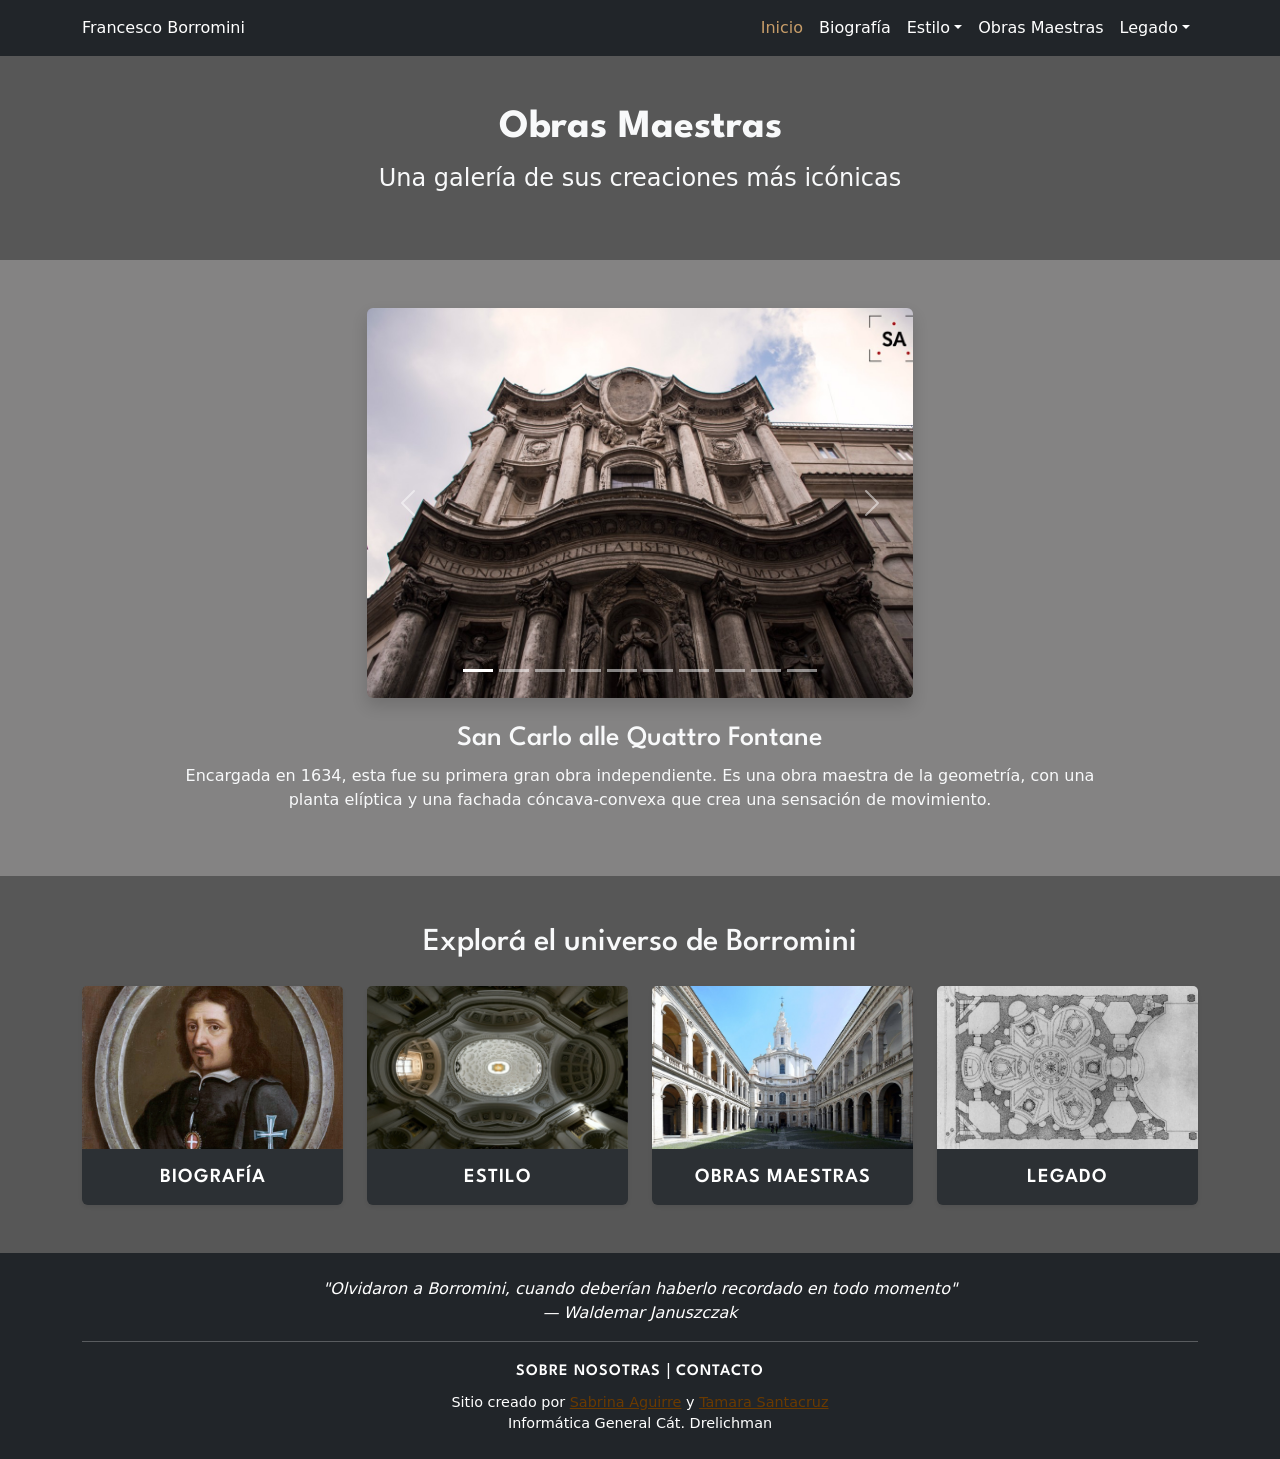
<file: obras.html>
<!DOCTYPE html>
<html lang="es">
<head>
    <meta charset="UTF-8">
    <meta name="viewport" content="width=device-width, initial-scale=1.0">
    <title>Obras Maestras</title>
    <link href="https://cdn.jsdelivr.net/npm/bootstrap@5.3.8/dist/css/bootstrap.min.css" rel="stylesheet" integrity="sha384-sRIl4kxILFvY47J16cr9ZwB07vP4J8+LH7qKQnuqkuIAvNWLzeN8tE5YBujZqJLB" crossorigin="anonymous">
    <link href="css/estilos.css" rel="stylesheet">
    <link rel="preconnect" href="https://fonts.googleapis.com">
    <link rel="preconnect" href="https://fonts.gstatic.com" crossorigin>
    <link href="https://fonts.googleapis.com/css2?family=Abel&family=Barlow:ital,wght@0,100;0,200;0,300;0,400;0,500;0,600;0,700;0,800;0,900;1,100;1,200;1,300;1,400;1,500;1,600;1,700;1,800;1,900&family=Bebas+Neue&family=Caprasimo&family=Glegoo:wght@400;700&family=Lavishly+Yours&family=League+Spartan:wght@100..900&family=Mulish:ital,wght@0,200..1000;1,200..1000&family=Special+Gothic+Expanded+One&family=Ubuntu:ital,wght@0,300;0,400;0,500;0,700;1,300;1,400;1,500;1,700&display=swap" rel="stylesheet">
</head>
<body>
    
    <header>
        <nav class="navbar navbar-expand-lg navbar-dark bg-dark">
            <div class="container"> 
                <a class="navbar-brand text-wrap text-break fs-6 fs-md-3" href="index.html">
                    Francesco Borromini
                </a>
                <button class="navbar-toggler" type="button" data-bs-toggle="collapse" data-bs-target="#navbarNav" aria-controls="navbarNav" aria-expanded="false" aria-label="Toggle navigation">
                    <span class="navbar-toggler-icon"></span>
                </button>

                <div class="collapse navbar-collapse" id="navbarNav">
                    <ul class="navbar-nav ms-auto">
                        <li class="nav-item"><a class="nav-link active" href="index.html">Inicio</a></li>

                        <li class="nav-item"><a class="nav-link" href="biografia.html">Biografía</a></li>

                        <li class="nav-item dropdown">
                            <a class="nav-link dropdown-toggle" href="#" id="estiloDropdown" role="button" data-bs-toggle="dropdown" aria-expanded="false">Estilo</a>
                            <ul class="dropdown-menu dropdown-menu-dark" aria-labelledby="estiloDropdown">
                                <li><a class="dropdown-item dropdown-item-special" href="estilo.html">Ver Estilo</a></li>
                                <li><hr class="dropdown-divider"></li>
                                <li><a class="dropdown-item" href="analisis.html">Análisis</a></li>
                            </ul>
                        </li>

                        <li class="nav-item"><a class="nav-link" href="obras.html">Obras Maestras</a></li>

                        <li class="nav-item dropdown">
                            <a class="nav-link dropdown-toggle" href="#" id="legadoDropdown" role="button" data-bs-toggle="dropdown" aria-expanded="false">Legado</a>
                            <ul class="dropdown-menu dropdown-menu-dark" aria-labelledby="legadoDropdown">
                                <li><a class="dropdown-item dropdown-item-special" href="legado.html">Ver Legado</a></li>
                                <li><hr class="dropdown-divider"></li>
                                <li><a class="dropdown-item" href="contexto.html">Contexto del Barroco</a></li>
                            </ul>
                        </li>

                    </ul>
                </div>
            </div>
        </nav>
    </header>

    <main>

        <div class="bg-gris-oscuro text-light py-5">
            <div class="container text-center">
                <section id="titulo-centrado">
                    <h1>Obras Maestras</h1>
                    <p class="lead fs-4">Una galería de sus creaciones más icónicas</p>
                </section>
            </div>
        </div>

    <div class="bg-gris-claro py-5">
        <div class="container">
            <div id="galeria-obras">
                <div class="row">
                    <div class="col-lg-6 offset-lg-3">
                        
                        <div id="carruselBorromini" class="carousel slide shadow rounded">
                            
                            <div class="carousel-indicators">
                                <button type="button" data-bs-target="#carruselBorromini" data-bs-slide-to="0" class="active" aria-current="true" aria-label="Obra 1"></button>
                                <button type="button" data-bs-target="#carruselBorromini" data-bs-slide-to="1" aria-label="Obra 2"></button>
                                <button type="button" data-bs-target="#carruselBorromini" data-bs-slide-to="2" aria-label="Obra 3"></button>
                                <button type="button" data-bs-target="#carruselBorromini" data-bs-slide-to="3" aria-label="Obra 4"></button>
                                <button type="button" data-bs-target="#carruselBorromini" data-bs-slide-to="4" aria-label="Obra 5"></button>
                                <button type="button" data-bs-target="#carruselBorromini" data-bs-slide-to="5" aria-label="Obra 6"></button>
                                <button type="button" data-bs-target="#carruselBorromini" data-bs-slide-to="6" aria-label="Obra 7"></button>
                                <button type="button" data-bs-target="#carruselBorromini" data-bs-slide-to="7" aria-label="Obra 8"></button>
                                <button type="button" data-bs-target="#carruselBorromini" data-bs-slide-to="8" aria-label="Obra 9"></button>
                                <button type="button" data-bs-target="#carruselBorromini" data-bs-slide-to="9" aria-label="Obra 10"></button>
                            </div>

                            <div class="carousel-inner rounded">
                                <div class="carousel-item active">
                                    <img src="img/san-carlino.jpg" class="d-block w-100" alt="Fachada de San Carlo alle Quattro Fontane">
                                </div>
                                <div class="carousel-item">
                                    <img src="img/obra-santivo-cupula.jpg" class="d-block w-100" alt="Cúpula de Sant'Ivo alla Sapienza">
                                </div>
                                <div class="carousel-item">
                                    <img src="img/palazzo-barberini.jpeg" class="d-block w-100" alt="Interior de San Carlo alle Quattro Fontane">
                                </div>
                                <div class="carousel-item">
                                    <img src="img/obra-oratorio.jpg" class="d-block w-100" alt="Oratorio de San Felipe Neri">
                                </div>
                                <div class="carousel-item">
                                    <img src="img/obra-spada.jpg" class="d-block w-100" alt="Galería Spada">
                                </div>
                                <div class="carousel-item">
                                    <img src="img/obra-agnese.jpg" class="d-block w-100" alt="Sant'Agnese in Agone">
                                </div>
                                <div class="carousel-item">
                                    <img src="img/obra-propaganda-fide.jpg" class="d-block w-100" alt="Colegio de Propaganda Fide">
                                </div>
                                <div class="carousel-item">
                                    <img src="img/obra-laterano.jpg" class="d-block w-100" alt="San Giovanni in Laterano (Interior)">
                                </div>
                                <div class="carousel-item">
                                    <img src="img/obra-santandrea-delle-fratte.jpeg" class="d-block w-100" alt="Campanario de Sant'Andrea delle Fratte">
                                </div>
                            </div>

                            <button class="carousel-control-prev" type="button" data-bs-target="#carruselBorromini" data-bs-slide="prev">
                                <span class="carousel-control-prev-icon" aria-hidden="true"></span>
                                <span class="visually-hidden">Anterior</span>
                            </button>
                            <button class="carousel-control-next" type="button" data-bs-target="#carruselBorromini" data-bs-slide="next">
                                <span class="carousel-control-next-icon" aria-hidden="true"></span>
                                <span class="visually-hidden">Siguiente</span>
                            </button>
                        </div>
                    </div>
                    </div>
                </div>
                
                <section id="descripciones-carrusel" class="mt-4">
                    <div class="row">
                        <div class="col-lg-10 offset-lg-1">
                            
                            <div id="slide-desc-0" class="slide-descripcion">
                                <h3 class="text-light text-center">San Carlo alle Quattro Fontane</h3>
                                <p class="text-light text-center">Encargada en 1634, esta fue su primera gran obra independiente. Es una obra maestra de la geometría, con una planta elíptica y una fachada cóncava-convexa que crea una sensación de movimiento.</p>
                            </div>
                            
                            <div id="slide-desc-1" class="slide-descripcion d-none">
                                <h3 class="text-light text-center">Sant'Ivo alla Sapienza</h3>
                                <p class="text-light text-center">Iniciada en 1642, es famosa por su planta de estrella de seis puntas y su espectacular cúpula en espiral. Es una de las creaciones más audaces y originales de toda la arquitectura barroca.</p>
                            </div>
                            
                            <div id="slide-desc-2" class="slide-descripcion d-none">
                                <h3 class="text-light text-center">Palazzo Barberini</h3>
                                <p class="text-light text-center">Acá se forjó la gran rivalidad barroca. Borromini, que trabajaba a las órdenes de su tío Maderno, vio cómo el encargo pasaba a manos de Bernini tras la muerte del primero. Forzado a asistir a su rival, Borromini dejó su marca personal: la ingeniosa escalera de caracol ovalada, un desafío geométrico y un capricho estructural en contraste directo con la monumental escalera cuadrada diseñada por el propio Bernini.</p>
                            </div>

                            <div id="slide-desc-3" class="slide-descripcion d-none">
                                <h3 class="text-light text-center">Oratorio de San Felipe Neri</h3>
                                <p class="text-light text-center">Completado en 1640, Borromini usó ladrillo (un material modesto) para crear una fachada curva innovadora, que servía como un escenario urbano para la congregación.</p>
                            </div>
                            
                            <div id="slide-desc-4" class="slide-descripcion d-none">
                                <h3 class="text-light text-center">Galería Spada</h3>
                                <p class="text-light text-center">Un brillante truco de perspectiva forzada. Un corredor de solo 9 metros parece medir más de 35, gracias a la inclinación del suelo y la disminución del tamaño de las columnas.</p>
                            </div>

                            <div id="slide-desc-5" class="slide-descripcion d-none">
                                <h3 class="text-light text-center">Sant'Agnese in Agone</h3>
                                <p class="text-light text-center">Borromini asumió el control de esta obra en la Piazza Navona. Su fachada cóncava y la alta cúpula fueron diseñadas para interactuar dramáticamente con la plaza y la fuente de su rival, Bernini.</p>
                            </div>
                            
                            <div id="slide-desc-6" class="slide-descripcion d-none">
                                <h3 class="text-light text-center">Colegio de Propaganda Fide</h3>
                                <p class="text-light text-center">Iniciado por Bernini bajo el favor de Urbano VIII, el destino del palacio cambió drásticamente cuando Inocencio X le entregó el control a Borromini. Este traspaso no fue solo un cambio de arquitecto, sino un acto de suplantación, permitiendo a Borromini rehacer la fachada principal como una audaz respuesta al trabajo de su rival.</p>
                            </div>
                            
                            <div id="slide-desc-7" class="slide-descripcion d-none">
                                <h3 class="text-light text-center">San Giovanni in Laterano</h3>
                                <p class="text-light text-center">Borromini recibió el encargo de rejuvenecer esta antigua basílica, la catedral de Roma. Atrapado por las venerables murallas constantinianas que no podía derribar, su solución fue genial y audaz: "vistió" la vieja estructura, encerrando las columnas en nuevos pilares colosales para imponer su ritmo barroco.</p>
                            </div>
                            
                            <div id="slide-desc-8" class="slide-descripcion d-none">
                                <h3 class="text-light text-center">Campanario de Sant'Andrea delle Fratte</h3>
                                <p class="text-light text-center">Borromini fue llamado para completar esta iglesia, y lo hizo dejando su marca más fantástica en el cielo. Diseñó el campanario, una estructura sin precedente que se retuerce con ángeles y balaustradas cóncavas, un capricho arquitectónico que actúa como su firma personal.</p>
                            </div>
                            
                        </div>
                    </div>
                </section>
            </div>
        </div>

    <div class="bg-gris-oscuro py-4">
                <div class="container py-4">
                    <section id="destacados">
                        <h2 class="text-light text-center mb-4">Explorá el universo de Borromini</h2>
                        
                        <div class="row row-cols-1 row-cols-md-2 row-cols-lg-4 g-4">
                            
                            <div class="col">
                                <a href="biografia.html" class="card-link-hover text-decoration-none text-dark">
                                    <div class="card h-100 shadow-sm border-0">
                                        <div class="card-img-container">
                                            <img src="img/biografia-1.jpg" class="card-img-top" alt="Retrato de Francesco Borromini">
                                            <div class="card-hover-overlay">
                                                <p class="overlay-text small p-3">
                                                    Descubrí sus orígenes, su llegada a Roma y su compleja personalidad
                                                </p>
                                            </div>
                                        </div>
                                        <div class="card-body text-center">
                                            <h5 class="card-title mb-0">BIOGRAFÍA</h5>
                                        </div>
                                    </div>
                                </a>
                            </div>
                            
                            <div class="col">
                                <a href="estilo.html" class="card-link-hover text-decoration-none text-dark">
                                    <div class="card h-100 shadow-sm border-0">
                                        <div class="card-img-container">
                                            <img src="img/estilo-2.jpg" class="card-img-top" alt="Cúpula de San Carlo alle Quattro Fontane">
                                            <div class="card-hover-overlay">
                                                <p class="overlay-text small p-3">
                                                    Aprendé sobre su uso de la luz, los materiales modestos y sus influencias
                                                </p>
                                            </div>
                                        </div>
                                        <div class="card-body text-center">
                                            <h5 class="card-title mb-0">ESTILO</h5>
                                        </div>
                                    </div>
                                </a>
                            </div>

                            <div class="col">
                                <a href="obras.html" class="card-link-hover text-decoration-none text-dark">
                                    <div class="card h-100 shadow-sm border-0">
                                        <div class="card-img-container">
                                            <img src="img/obras-3.jpg" class="card-img-top" alt="Sant'Ivo alla Sapienza">
                                            <div class="card-hover-overlay">
                                                <p class="overlay-text small p-3">
                                                    Explorá la galería interactiva de sus creaciones más icónicas y revolucionarias
                                                </p>
                                            </div>
                                        </div>
                                        <div class="card-body text-center">
                                            <h5 class="card-title mb-0">OBRAS MAESTRAS</h5>
                                        </div>
                                    </div>
                                </a>
                            </div>

                            <div class="col">
                                <a href="legado.html" class="card-link-hover text-decoration-none text-dark">
                                    <div class="card h-100 shadow-sm border-0">
                                        <div class="card-img-container">
                                            <img src="img/legado-4.jpg" class="card-img-top" alt="Plano hecho por Borromini">
                                            <div class="card-hover-overlay">
                                                <p class="overlay-text small p-3">
                                                    Sumergite en su rivalidad con Bernini, su teoría y su impacto en la arquitectura
                                                </p>
                                            </div>
                                        </div>
                                        <div class="card-body text-center">
                                            <h5 class="card-title mb-0">LEGADO</h5>
                                        </div>
                                    </div>
                                </a>
                            </div>
                        </div>
                    </section>
                </div>
            </div>

        </main>

    <footer class="bg-dark text-white text-center py-4">
        <div class="container">
            <div>
                <p class="fst-italic">
                    "Olvidaron a Borromini, cuando deberían haberlo recordado en todo momento"<br>
                    — Waldemar Januszczak
                </p>
            </div>
            <hr>
            
            <div>
                <p class="mb-2">
                    <a href="autoras.html" class="text-white text-decoration-none footer-nav-link">Sobre nosotras</a> | <a href="formulario.html" class="text-white text-decoration-none footer-nav-link">Contacto</a>
                </p>
            </div>

            <div>
                <p class="mb-0 footer-autoras">Sitio creado por
                    <a href="mailto:th.aguirre1226@gmail.com" target="_blank">Sabrina Aguirre</a> y 
                    <a href="mailto:santacruzmelany83@gmail.com" target="_blank">Tamara Santacruz</a>
                    <br>
                    Informática General Cát. Drelichman
                </p>
            </div>
        </div>
    </footer>

    <script src="https://cdn.jsdelivr.net/npm/bootstrap@5.3.8/dist/js/bootstrap.bundle.min.js" integrity="sha384-FKyoEForCGlyvwx9Hj09JcYn3nv7wiPVlz7YYwJrWVcXK/BmnVDxM+D2scQbITxI" crossorigin="anonymous"></script>

    <script src="js/galeria.js"></script>

</body>
</html>
</file>
<file: css/estilos.css>
* {
    box-sizing: border-box;
}

/* --- Links --- */
a  {
    color: #6a3a00;
}

a:hover {
    color: #985a0f;
}

a:active {
    color: #ffeecf;
}

/* --- Navbar --- */

/* --- Nombre en el navbar --- */
.navbar-brand {
  font-size: 2.2rem;
}

/* Color normal de los links de la navbar */
.navbar-dark .navbar-nav .nav-link,
.navbar-dark .dropdown-menu .dropdown-item {
    color: #ffffff; 
}

/* Color al pasar el mouse */
.navbar-dark .navbar-nav .nav-link:hover,
.navbar-dark .dropdown-menu .dropdown-item:hover {
    color: #985a0f !important; 
}

/* Color cuando el link está activo */
.navbar-dark .navbar-nav .nav-link.active,
.navbar-dark .navbar-nav .nav-link:focus,
.navbar-dark .dropdown-menu .dropdown-item.active
 {
    color: #c79d69;
    background-color: transparent;
}

/* Suavizar transición del hover */
.navbar-nav .nav-link,
.navbar-nav .dropdown-item {
    transition: all 0.2s ease-in-out;
}

/* --- Estilos del submenú para Estilo y Legado --- */

.dropdown-item-special {
    color: #c79d69 !important;
    font-weight: 600;
}

.dropdown-item-special:hover {
    color: #e6c59a !important;
    background-color: rgba(255, 255, 255, 0.1);
}

/* --- Estilos específicos index.html --- */

/* --- Banner --- */

#banner-borromini {
    min-height: 100vh;
    
    /* Oscurecimiento */
    background-image: linear-gradient(#000000a6, #000000a6), url('../img/cupula-sant-ivo.jpg');
    background-size: cover;
    background-position: center center;
}

/* --- Fondos de los contenedores --- */

.bg-gris-oscuro {
    background-color: #575757;
}

.bg-gris-claro {
    background-color: #848383;
}

/* --- Títulos de los contenedores --- */

#introduccion h2 {
  font-family: 'League Spartan', sans-serif;
  font-weight: 700;
}

#destacados h2 {
    font-family: 'League Spartan', sans-serif;
    font-weight: 500;
}

/* --- Estilos para las cards --- */

.card-img-container {
    position: relative;
    overflow: hidden;
}

.card-hover-overlay {
    position: absolute;
    top: 0;
    left: 0;
    width: 100%;
    height: 100%;
    
    /* Fondo oscuro semitransparente */
    background-color: #000000bf; 
    
    /* Estilo del texto */
    color: #ffffff;
    
    /* Centrado del texto */
    display: flex;
    justify-content: center;
    align-items: center;
    text-align: center;
    
    /* Oculto por defecto */
    opacity: 0;
    
    /* Transición */
    transition: opacity 0.3s ease-in-out;
}

/* Efecto hover */
.card:hover .card-hover-overlay {
    opacity: 1;
}

/* Zoom en la imagen */
.card .card-img-top {
    transition: transform 0.3s ease-in-out;
}

.card:hover .card-img-top {
    transform: scale(1.05); /* Agranda un poco la imagen */
}

#destacados .card {
    background-color: #2c3034;
    border: 1px solid #495057;
}

#destacados .card-title {
    color: #ffffff;
    font-family: 'League Spartan', sans-serif;
    font-weight: 600;
    letter-spacing: 1px;
}

/* --- Estilos biografia.html --- */

#titulo-centrado h1 {
    font-family: 'League Spartan', sans-serif;
    font-weight: 700;
}

/* --- Estilos específicos estilo.html --- */

#estilo, 
#tecnica {
font-family: 'League Spartan', sans-serif;
}

#estilo h2, 
#tecnica h2 {
    font-weight: 700;
}

#origenes h2,
#rivalidad h2,
#final h2,
h3,
h2 {
    font-family: 'League Spartan', sans-serif;
}

.img-escala-estilo {
    width: 70%;
    height: auto;
    display: block;
    margin: 0 auto;
}

/* --- Estilos analisis.html --- */

.accordion-button {
    background-color: #969696;
    border-radius: 0.25rem;
  }

  .accordion-button:not(.collapsed) {
    background-color: #969696; 
    color: #fff;
  }

.accordion-body {
    background-color: #969696; 
    color: #f8f9fa;
}

/* --- Estilos específicos legado.html --- */

#opus-architectonicum img {
    max-width: 75%;
    display: block;
    margin: 0 auto;
}

/* --- Estilos específicos autoras.html --- */

.pfp {
  width: 100%;
    max-width: 140px;
    height: auto;
    border-radius: 50%;
  object-fit: cover;
  border: 3px solid #848383; 
  margin-bottom: 1rem;
}

.mail-autora {
  color: #ADA6A6;
  transition: color 0.3s ease;
}

.mail-autora:hover {
  color: #cccccc;
  text-decoration: none;
}

/* --- Estilos del Footer --- */

.footer-nav-link {
    font-family: 'League Spartan', sans-serif;
    font-weight: 600;
    text-transform: uppercase;
    letter-spacing: 1px;
}

.footer-nav-link:hover {
    color: #6a3a00 !important;
}

.footer-autoras {
    font-size: 0.9rem;
}
</file>
